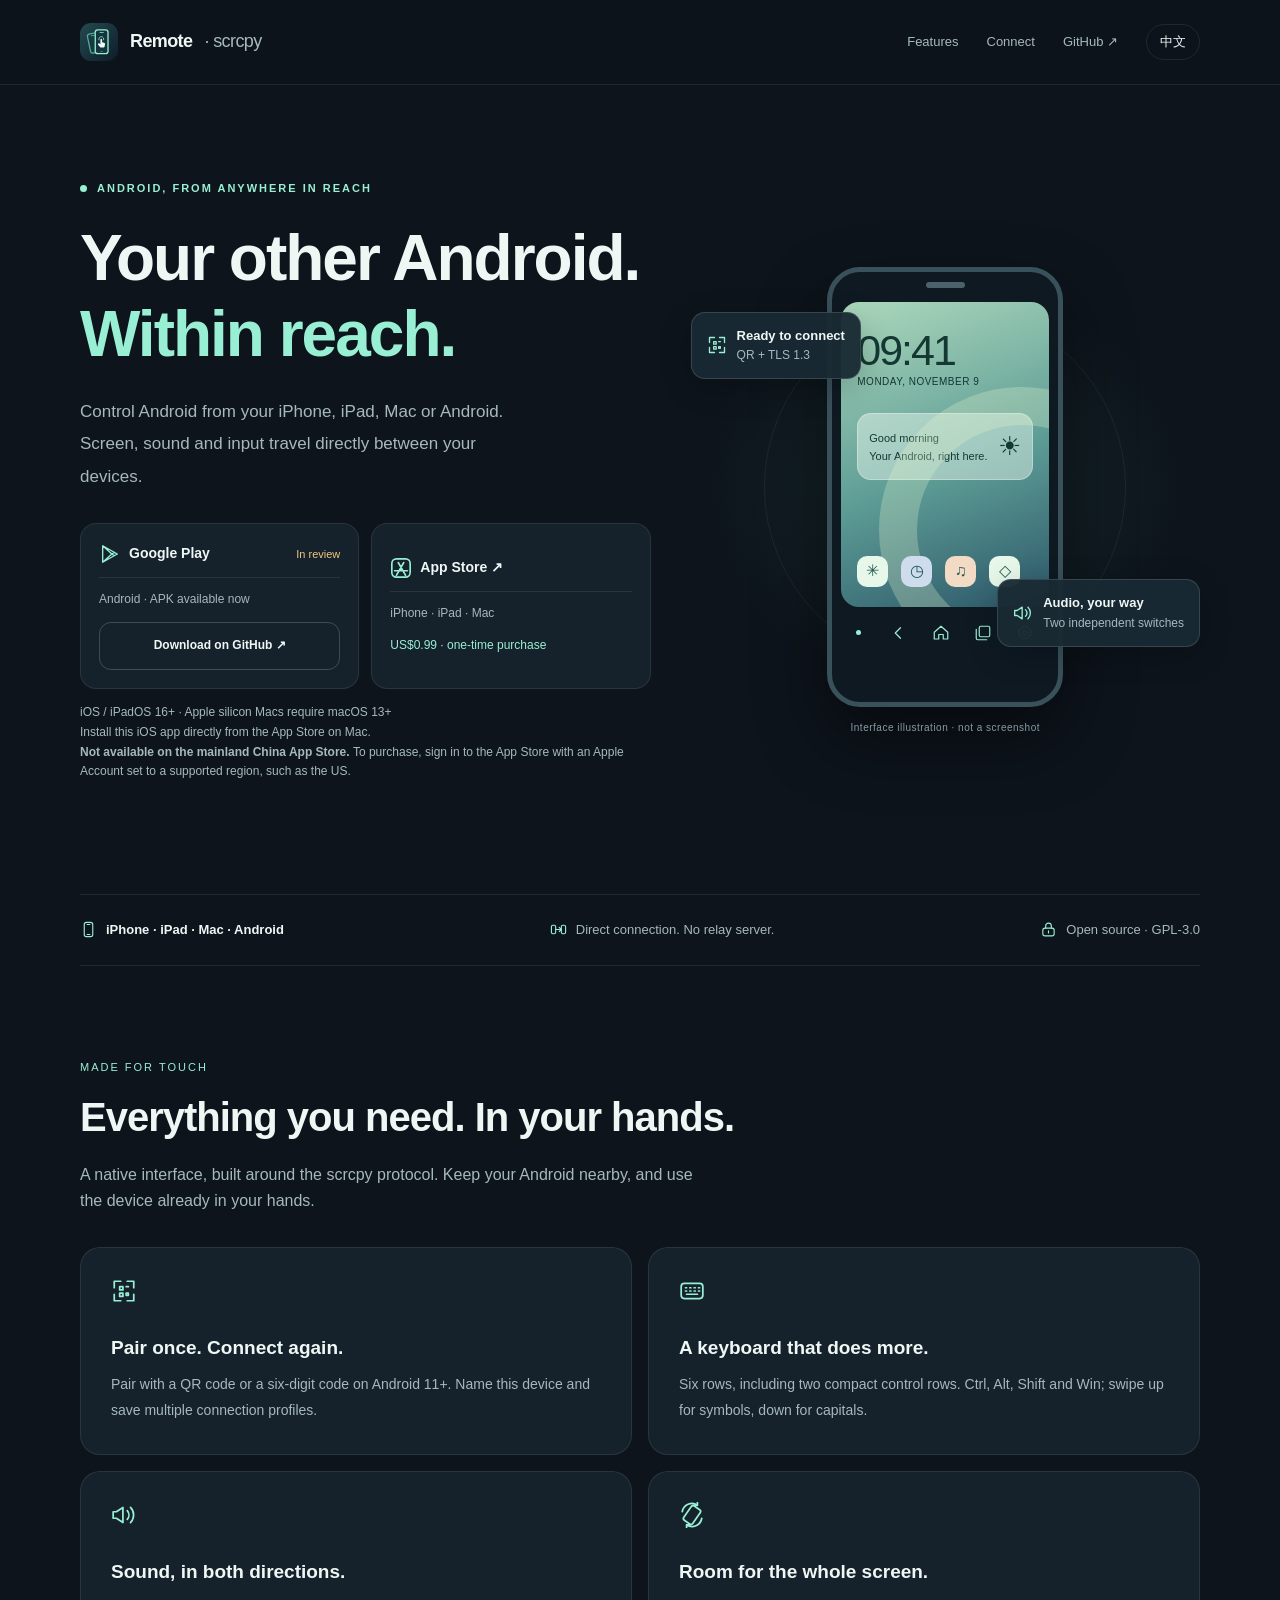
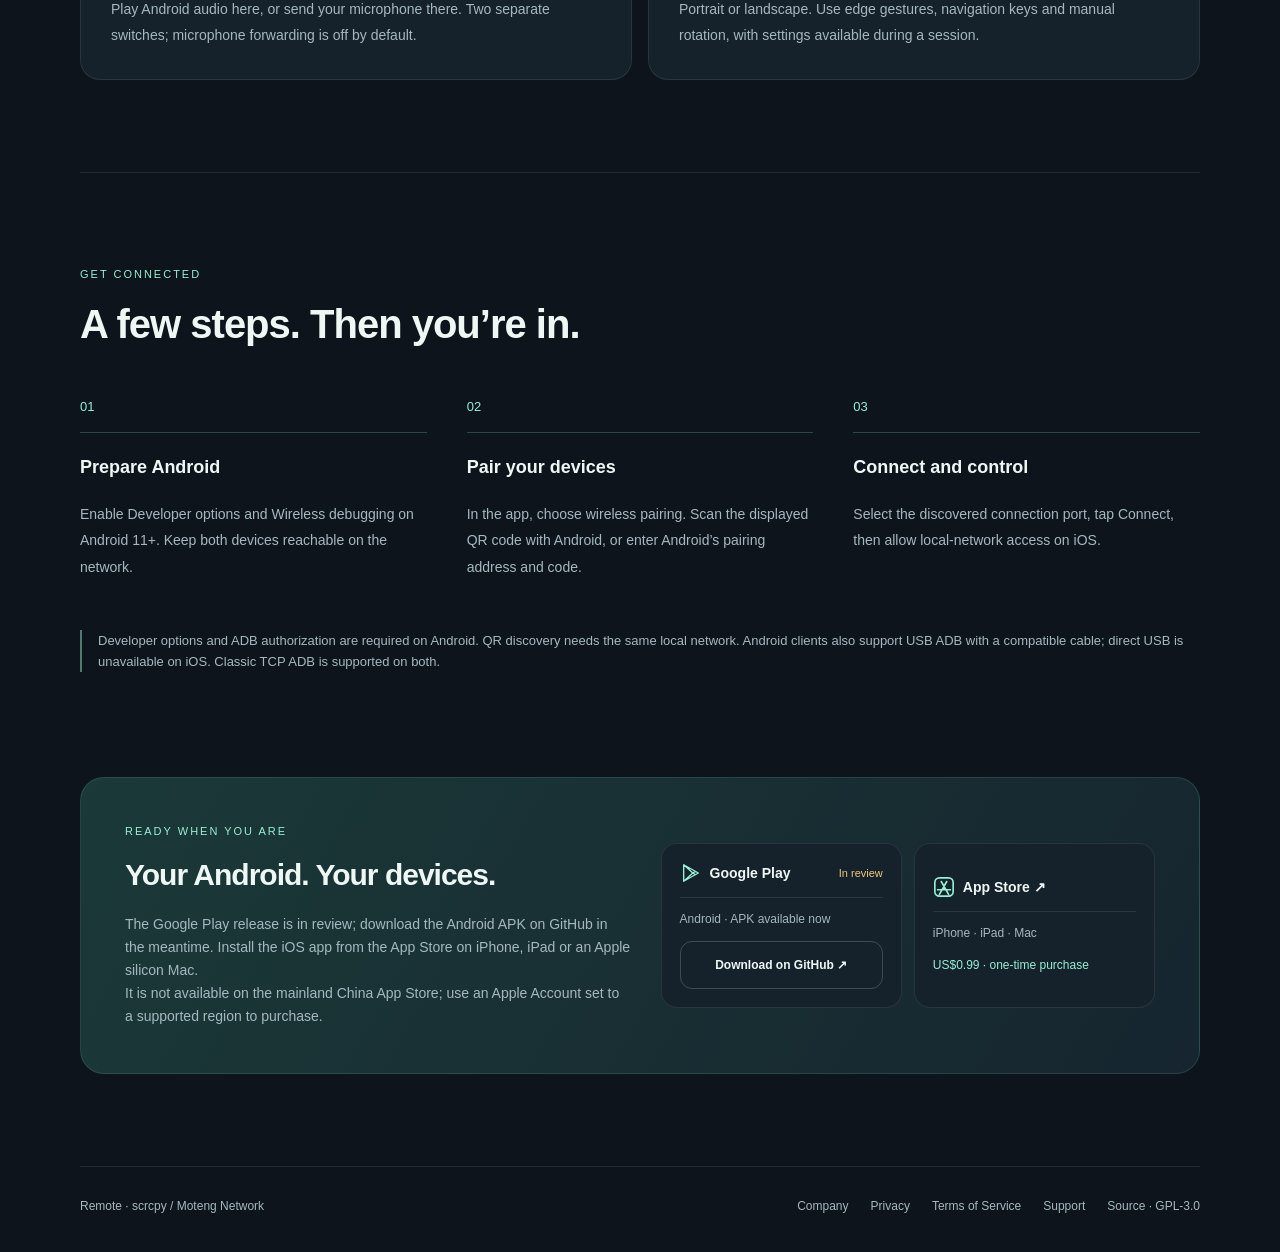
<file: site/index.html>
<!DOCTYPE html>
<html lang="en">
 <head>
  <meta charset="utf-8"/>
  <meta content="width=device-width, initial-scale=1" name="viewport"/>
  <meta content="#0d141b" name="theme-color"/>
  <title data-text-en="Remote · scrcpy — Control Android from your phone, tablet or Mac" data-text-zh="远控 · scrcpy — 用手机、平板或 Mac 控制 Android">
   Remote · scrcpy — Control Android from your phone, tablet or Mac
  </title>
  <meta content="Control Android from iPhone, iPad, Apple silicon Mac or Android. Available on the App Store; Google Play is in review, with Android APK downloads on GitHub." data-content-en="Control Android from iPhone, iPad, Apple silicon Mac or Android. Available on the App Store; Google Play is in review, with Android APK downloads on GitHub." data-content-zh="用 iPhone、iPad、Apple 芯片 Mac 或 Android 控制 Android。App Store 已上架，Google Play 审核中，Android APK 可从 GitHub 下载。" name="description"/>
  <meta content="Remote · scrcpy — Control Android from your phone, tablet or Mac" data-content-en="Remote · scrcpy — Control Android from your phone, tablet or Mac" data-content-zh="远控 · scrcpy — 用手机、平板或 Mac 控制 Android" property="og:title"/>
  <meta content="Control Android from iPhone, iPad, Apple silicon Mac or Android. Available on the App Store; Google Play is in review, with Android APK downloads on GitHub." data-content-en="Control Android from iPhone, iPad, Apple silicon Mac or Android. Available on the App Store; Google Play is in review, with Android APK downloads on GitHub." data-content-zh="用 iPhone、iPad、Apple 芯片 Mac 或 Android 控制 Android。App Store 已上架，Google Play 审核中，Android APK 可从 GitHub 下载。" property="og:description"/>
  <meta content="website" property="og:type"/>
  <link href="assets/logo.svg" rel="icon" type="image/svg+xml"/>
  <script src="assets/language.js">
  </script>
  <link href="assets/style.css" rel="stylesheet"/>
  <link href="https://scrcpy.oh-my-term.cn/" rel="canonical"/>
 </head>
 <body>
  <a class="skip" href="#main">
   <span data-language="zh-CN" lang="zh-CN">
    跳到正文
   </span>
   <span data-language="en" lang="en">
    Skip to content
   </span>
  </a>
  <header class="header">
   <nav aria-label="Main navigation" class="wrap nav" data-label-en="Main navigation" data-label-zh="主导航">
    <a class="brand" href="./">
     <img alt="" height="38" src="assets/logo.svg" width="38"/>
     Remote
     <span style="color: var(--muted); font-weight: 400">
      · scrcpy
     </span>
    </a>
    <div class="navlinks">
     <a class="desktop" href="#features">
      <span data-language="zh-CN" lang="zh-CN">
       功能
      </span>
      <span data-language="en" lang="en">
       Features
      </span>
     </a>
     <a class="desktop" href="#connect">
      <span data-language="zh-CN" lang="zh-CN">
       如何连接
      </span>
      <span data-language="en" lang="en">
       Connect
      </span>
     </a>
     <a class="desktop" href="https://github.com/moteng-network/scrcpy-ios">
      GitHub ↗
     </a>
     <button aria-label="Switch to Chinese" class="language language-toggle" data-label-en="Switch to Chinese" data-label-zh="切换为英文" data-toggle-language="" type="button">
      <span data-language="zh-CN" lang="zh-CN">
       EN
      </span>
      <span data-language="en" lang="en">
       中文
      </span>
     </button>
    </div>
   </nav>
  </header>
  <main class="wrap" id="main">
   <div class="hero">
    <div>
     <div class="eyebrow">
      Android, from anywhere in reach
     </div>
     <h1>
      <span data-language="zh-CN" lang="zh-CN">
       把另一部 Android，
       <br/>
       <em>
        握在手里。
       </em>
      </span>
      <span data-language="en" lang="en">
       Your other Android.
       <br/>
       <em>
        Within reach.
       </em>
      </span>
     </h1>
     <p class="lead">
      <span data-language="zh-CN" lang="zh-CN">
       用 iPhone、iPad、Mac 或 Android 控制 Android。
       <br/>
       画面、声音和输入，直接在设备之间传输。
      </span>
      <span data-language="en" lang="en">
       Control Android from your iPhone, iPad, Mac or Android.
       <br/>
       Screen, sound and input travel directly between your devices.
      </span>
     </p>
     <div class="downloads">
      <div class="download-card android-download">
       <div class="store-row">
        <svg aria-hidden="true" fill="none" stroke="currentColor" stroke-linejoin="round" stroke-width="1.5" viewBox="0 0 24 24">
         <path d="M4 3v18l16-9L4 3Zm0 0 10 9L4 21m10-9 3-2m-3 2 3 2">
         </path>
        </svg>
        <strong>
         Google Play
        </strong>
        <span class="store-status">
         <span data-language="zh-CN" lang="zh-CN">
          审核中
         </span>
         <span data-language="en" lang="en">
          In review
         </span>
        </span>
       </div>
       <p class="download-detail">
        <span data-language="zh-CN" lang="zh-CN">
         Android 版 · 可先下载 APK
        </span>
        <span data-language="en" lang="en">
         Android · APK available now
        </span>
       </p>
       <a class="button secondary" href="https://github.com/moteng-network/scrcpy-apk/releases/latest">
        <span data-language="zh-CN" lang="zh-CN">
         到 GitHub 下载 ↗
        </span>
        <span data-language="en" lang="en">
         Download on GitHub ↗
        </span>
       </a>
      </div>
      <a class="download-card app-store-download" href="https://apps.apple.com/app/id6832577723">
       <div class="store-row">
        <svg aria-hidden="true" fill="none" stroke="currentColor" stroke-linecap="round" stroke-width="1.8" viewBox="0 0 24 24">
         <rect height="20" rx="5" width="20" x="2" y="2">
         </rect>
         <path d="m9 6 8 14M15 6 7 20M5 15h14">
         </path>
        </svg>
        <strong>
         App Store ↗
        </strong>
       </div>
       <span class="download-detail">
        iPhone · iPad · Mac
       </span>
       <span class="store-price">
        <span data-language="zh-CN" lang="zh-CN">
         US$0.99 · 一次购买
        </span>
        <span data-language="en" lang="en">
         US$0.99 · one-time purchase
        </span>
       </span>
      </a>
     </div>
     <p class="note">
      <span data-language="zh-CN" lang="zh-CN">
       iOS / iPadOS 16+ · Apple 芯片 Mac 需 macOS 13+
       <br/>
       Mac 可从 App Store 直接安装此 iOS 版。
       <br/>
       <strong>
        中国大陆区 App Store 未上架。
       </strong>
       请使用其他已上架地区（如美国）的 Apple 账号登录 App Store 购买。
      </span>
      <span data-language="en" lang="en">
       iOS / iPadOS 16+ · Apple silicon Macs require macOS 13+
       <br/>
       Install this iOS app directly from the App Store on Mac.
       <br/>
       <strong>
        Not available on the mainland China App Store.
       </strong>
       To purchase, sign in to the App Store with an Apple Account set to a supported region, such as the US.
      </span>
     </p>
    </div>
    <div aria-label="Illustration of an Android screen with remote navigation keys" class="art" data-label-en="Illustration of an Android screen with remote navigation keys" data-label-zh="Android 远控屏幕和导航键示意" role="img">
     <div class="badge pair">
      <svg aria-hidden="true" fill="none" stroke="currentColor" stroke-linecap="round" stroke-linejoin="round" stroke-width="1.6" viewBox="0 0 24 24">
       <path d="M9 3H3v6m12-6h6v6M3 15v6h6m12-6v6h-6M8 8h3v3H8zm6 0h2m-2 6h2v2h-2zm-6 0h3v3H8z">
       </path>
      </svg>
      <div>
       <span data-language="zh-CN" lang="zh-CN">
        <b>
         配对完成，随时连接
        </b>
        QR + TLS 1.3
       </span>
       <span data-language="en" lang="en">
        <b>
         Ready to connect
        </b>
        QR + TLS 1.3
       </span>
      </div>
     </div>
     <div class="phone">
      <div class="camera">
      </div>
      <div class="screen">
       <div class="clock">
        09:41
       </div>
       <div class="day">
        <span data-language="zh-CN" lang="zh-CN">
         11 月 9 日 · 星期一
        </span>
        <span data-language="en" lang="en">
         MONDAY, NOVEMBER 9
        </span>
       </div>
       <div class="weather">
        <div>
         <span data-language="zh-CN" lang="zh-CN">
          早上好
          <br/>
          另一部手机，就在手边。
         </span>
         <span data-language="en" lang="en">
          Good morning
          <br/>
          Your Android, right here.
         </span>
        </div>
        <b>
         ☀
        </b>
       </div>
       <div class="apps">
        <span class="app-dot">
         ✳
        </span>
        <span class="app-dot">
         ◷
        </span>
        <span class="app-dot">
         ♫
        </span>
        <span class="app-dot">
         ◇
        </span>
       </div>
      </div>
      <div class="remote-controls">
       <span class="connected">
       </span>
       <svg aria-hidden="true" fill="none" stroke="currentColor" stroke-linecap="round" stroke-linejoin="round" stroke-width="1.6" viewBox="0 0 24 24">
        <path d="m14 5-7 7 7 7">
        </path>
       </svg>
       <svg aria-hidden="true" fill="none" stroke="currentColor" stroke-linecap="round" stroke-linejoin="round" stroke-width="1.6" viewBox="0 0 24 24">
        <path d="m3 11 9-8 9 8v9h-6v-6H9v6H3z">
        </path>
       </svg>
       <svg aria-hidden="true" fill="none" stroke="currentColor" stroke-linecap="round" stroke-linejoin="round" stroke-width="1.6" viewBox="0 0 24 24">
        <rect height="14" rx="2" width="14" x="7" y="3">
        </rect>
        <path d="M3 7v12a2 2 0 0 0 2 2h12">
        </path>
       </svg>
       <svg aria-hidden="true" fill="none" stroke="currentColor" stroke-linecap="round" stroke-linejoin="round" stroke-width="1.6" viewBox="0 0 24 24">
        <circle cx="12" cy="12" r="3">
        </circle>
        <path d="m9 3-1 3-3 1-2 3 2 2-1 3 3 2 2 3 3-1 3 1 2-3 3-2-1-3 2-2-2-3-3-1-1-3z">
        </path>
       </svg>
      </div>
     </div>
     <div class="badge audio">
      <svg aria-hidden="true" fill="none" stroke="currentColor" stroke-linecap="round" stroke-linejoin="round" stroke-width="1.6" viewBox="0 0 24 24">
       <path d="m11 5-6 4H2v6h3l6 4zM15 8a6 6 0 0 1 0 8m3-11a10 10 0 0 1 0 14">
       </path>
      </svg>
      <div>
       <span data-language="zh-CN" lang="zh-CN">
        <b>
         画面之外，声音也在
        </b>
        播放与麦克风，独立开关
       </span>
       <span data-language="en" lang="en">
        <b>
         Audio, your way
        </b>
        Two independent switches
       </span>
      </div>
     </div>
     <span class="art-caption">
      <span data-language="zh-CN" lang="zh-CN">
       远控界面示意，非实际截图
      </span>
      <span data-language="en" lang="en">
       Interface illustration · not a screenshot
      </span>
     </span>
    </div>
   </div>
   <div class="platforms">
    <span>
     <span data-language="zh-CN" lang="zh-CN">
      <svg aria-hidden="true" fill="none" stroke="currentColor" stroke-linecap="round" stroke-linejoin="round" stroke-width="1.6" viewBox="0 0 24 24">
       <rect height="20" rx="3" width="12" x="6" y="2">
       </rect>
       <path d="M10 5h4M10 19h4">
       </path>
      </svg>
      <strong>
       iPhone · iPad · Mac · Android
      </strong>
     </span>
     <span data-language="en" lang="en">
      <svg aria-hidden="true" fill="none" stroke="currentColor" stroke-linecap="round" stroke-linejoin="round" stroke-width="1.6" viewBox="0 0 24 24">
       <rect height="20" rx="3" width="12" x="6" y="2">
       </rect>
       <path d="M10 5h4M10 19h4">
       </path>
      </svg>
      <strong>
       iPhone · iPad · Mac · Android
      </strong>
     </span>
    </span>
    <span>
     <span data-language="zh-CN" lang="zh-CN">
      <svg aria-hidden="true" fill="none" stroke="currentColor" stroke-linecap="round" stroke-linejoin="round" stroke-width="1.6" viewBox="0 0 24 24">
       <rect height="12" rx="2" width="6" x="2" y="6">
       </rect>
       <rect height="12" rx="2" width="6" x="16" y="6">
       </rect>
       <path d="M8 12h8m-3-3 3 3-3 3">
       </path>
      </svg>
      设备直接连接，无需中转服务器
     </span>
     <span data-language="en" lang="en">
      <svg aria-hidden="true" fill="none" stroke="currentColor" stroke-linecap="round" stroke-linejoin="round" stroke-width="1.6" viewBox="0 0 24 24">
       <rect height="12" rx="2" width="6" x="2" y="6">
       </rect>
       <rect height="12" rx="2" width="6" x="16" y="6">
       </rect>
       <path d="M8 12h8m-3-3 3 3-3 3">
       </path>
      </svg>
      Direct connection. No relay server.
     </span>
    </span>
    <span>
     <span data-language="zh-CN" lang="zh-CN">
      <svg aria-hidden="true" fill="none" stroke="currentColor" stroke-linecap="round" stroke-linejoin="round" stroke-width="1.6" viewBox="0 0 24 24">
       <rect height="11" rx="3" width="16" x="4" y="10">
       </rect>
       <path d="M8 10V7a4 4 0 0 1 8 0v3m-4 4v3">
       </path>
      </svg>
      代码开源 · GPL-3.0
     </span>
     <span data-language="en" lang="en">
      <svg aria-hidden="true" fill="none" stroke="currentColor" stroke-linecap="round" stroke-linejoin="round" stroke-width="1.6" viewBox="0 0 24 24">
       <rect height="11" rx="3" width="16" x="4" y="10">
       </rect>
       <path d="M8 10V7a4 4 0 0 1 8 0v3m-4 4v3">
       </path>
      </svg>
      Open source · GPL-3.0
     </span>
    </span>
   </div>
   <section id="features">
    <div class="section-label">
     <span data-language="zh-CN" lang="zh-CN">
      为手机和平板而做
     </span>
     <span data-language="en" lang="en">
      Made for touch
     </span>
    </div>
    <h2>
     <span data-language="zh-CN" lang="zh-CN">
      看得清，也操控得顺手。
     </span>
     <span data-language="en" lang="en">
      Everything you need. In your hands.
     </span>
    </h2>
    <p class="section-lead">
     <span data-language="zh-CN" lang="zh-CN">
      基于 scrcpy 协议的原生客户端。无需电脑，直接用手里的设备操作另一部
          Android。
     </span>
     <span data-language="en" lang="en">
      A native interface, built around the scrcpy protocol. Keep your
          Android nearby, and use the device already in your hands.
     </span>
    </p>
    <div class="grid">
     <article class="card">
      <svg aria-hidden="true" fill="none" stroke="currentColor" stroke-linecap="round" stroke-linejoin="round" stroke-width="1.6" viewBox="0 0 24 24">
       <path d="M9 3H3v6m12-6h6v6M3 15v6h6m12-6v6h-6M8 8h3v3H8zm6 0h2m-2 6h2v2h-2zm-6 0h3v3H8z">
       </path>
      </svg>
      <h3>
       <span data-language="zh-CN" lang="zh-CN">
        配对一次，下次直接连接。
       </span>
       <span data-language="en" lang="en">
        Pair once. Connect again.
       </span>
      </h3>
      <p>
       <span data-language="zh-CN" lang="zh-CN">
        Android 11+
              支持二维码和六位配对码。自定义本机名称，保存多组主机配置，切换设备更方便。
       </span>
       <span data-language="en" lang="en">
        Pair with a QR code or a six-digit code on Android 11+. Name this
              device and save multiple connection profiles.
       </span>
      </p>
     </article>
     <article class="card">
      <svg aria-hidden="true" fill="none" stroke="currentColor" stroke-linecap="round" stroke-linejoin="round" stroke-width="1.6" viewBox="0 0 24 24">
       <rect height="14" rx="3" width="20" x="2" y="5">
       </rect>
       <path d="M6 9h1m3 0h1m3 0h1m3 0h1M6 12h1m3 0h1m3 0h1m3 0h1M7 15h10">
       </path>
      </svg>
      <h3>
       <span data-language="zh-CN" lang="zh-CN">
        完整键盘，小屏也能顺手用。
       </span>
       <span data-language="en" lang="en">
        A keyboard that does more.
       </span>
      </h3>
      <p>
       <span data-language="zh-CN" lang="zh-CN">
        六行 QWERTY 键盘，含两行紧凑控制键。Ctrl、Alt、Shift、Win
              一应俱全，上滑输入符号，下滑输入大写。
       </span>
       <span data-language="en" lang="en">
        Six rows, including two compact control rows. Ctrl, Alt, Shift and
              Win; swipe up for symbols, down for capitals.
       </span>
      </p>
     </article>
     <article class="card">
      <svg aria-hidden="true" fill="none" stroke="currentColor" stroke-linecap="round" stroke-linejoin="round" stroke-width="1.6" viewBox="0 0 24 24">
       <path d="m11 5-6 4H2v6h3l6 4zM15 8a6 6 0 0 1 0 8m3-11a10 10 0 0 1 0 14">
       </path>
      </svg>
      <h3>
       <span data-language="zh-CN" lang="zh-CN">
        声音往返，分别掌控。
       </span>
       <span data-language="en" lang="en">
        Sound, in both directions.
       </span>
      </h3>
      <p>
       <span data-language="zh-CN" lang="zh-CN">
        播放远端系统声音，也可以把本机麦克风传到远端。两个独立开关，麦克风转发默认关闭。
       </span>
       <span data-language="en" lang="en">
        Play Android audio here, or send your microphone there. Two
              separate switches; microphone forwarding is off by default.
       </span>
      </p>
     </article>
     <article class="card">
      <svg aria-hidden="true" fill="none" stroke="currentColor" stroke-linecap="round" stroke-linejoin="round" stroke-width="1.6" viewBox="0 0 24 24">
       <rect height="16" rx="2" transform="rotate(35 12 12)" width="10" x="7" y="4">
       </rect>
       <path d="M3 9a9 9 0 0 1 14-6m0-3v3h-3M21 15a9 9 0 0 1-14 6m0 3v-3h3">
       </path>
      </svg>
      <h3>
       <span data-language="zh-CN" lang="zh-CN">
        横过来，空间就打开了。
       </span>
       <span data-language="en" lang="en">
        Room for the whole screen.
       </span>
      </h3>
      <p>
       <span data-language="zh-CN" lang="zh-CN">
        支持横竖屏、边缘手势、虚拟导航键和手动旋转。连接中随时调整设置，让画面占据更多空间。
       </span>
       <span data-language="en" lang="en">
        Portrait or landscape. Use edge gestures, navigation keys and
              manual rotation, with settings available during a session.
       </span>
      </p>
     </article>
    </div>
   </section>
   <section class="steps-section" id="connect">
    <div class="section-label">
     GET CONNECTED
    </div>
    <h2>
     <span data-language="zh-CN" lang="zh-CN">
      准备好，就连起来。
     </span>
     <span data-language="en" lang="en">
      A few steps. Then you’re in.
     </span>
    </h2>
    <div class="steps">
     <article class="step">
      <div class="step-number">
       01
      </div>
      <h3>
       <span data-language="zh-CN" lang="zh-CN">
        准备 Android
       </span>
       <span data-language="en" lang="en">
        Prepare Android
       </span>
      </h3>
      <p>
       <span data-language="zh-CN" lang="zh-CN">
        在 Android 11+
              的开发者选项里开启「无线调试」，确保两台设备网络互通。
       </span>
       <span data-language="en" lang="en">
        Enable Developer options and Wireless debugging on Android 11+.
              Keep both devices reachable on the network.
       </span>
      </p>
     </article>
     <article class="step">
      <div class="step-number">
       02
      </div>
      <h3>
       <span data-language="zh-CN" lang="zh-CN">
        完成配对
       </span>
       <span data-language="en" lang="en">
        Pair your devices
       </span>
      </h3>
      <p>
       <span data-language="zh-CN" lang="zh-CN">
        在 App 选择无线调试配对。用 Android 扫描 App 显示的二维码，或填写
              Android 的配对地址与配对码。
       </span>
       <span data-language="en" lang="en">
        In the app, choose wireless pairing. Scan the displayed QR code
              with Android, or enter Android’s pairing address and code.
       </span>
      </p>
     </article>
     <article class="step">
      <div class="step-number">
       03
      </div>
      <h3>
       <span data-language="zh-CN" lang="zh-CN">
        连接，开始控制
       </span>
       <span data-language="en" lang="en">
        Connect and control
       </span>
      </h3>
      <p>
       <span data-language="zh-CN" lang="zh-CN">
        选择自动发现的连接端口，点击「连接设备」。iOS
              首次使用时允许本地网络访问。
       </span>
       <span data-language="en" lang="en">
        Select the discovered connection port, tap Connect, then allow
              local-network access on iOS.
       </span>
      </p>
     </article>
    </div>
    <p class="aside-note">
     <span data-language="zh-CN" lang="zh-CN">
      被控 Android 需要开启开发者选项并授权
          ADB；二维码发现需在同一局域网。Android 客户端还支持兼容线材的 USB
          ADB；iOS 暂不支持 USB 直连。两端均支持经典 TCP ADB。
     </span>
     <span data-language="en" lang="en">
      Developer options and ADB authorization are required on Android. QR
          discovery needs the same local network. Android clients also support
          USB ADB with a compatible cable; direct USB is unavailable on iOS.
          Classic TCP ADB is supported on both.
     </span>
    </p>
   </section>
   <section style="padding-top: 0">
    <div class="get">
     <div>
      <div class="section-label">
       READY WHEN YOU ARE
      </div>
      <h2>
       <span data-language="zh-CN" lang="zh-CN">
        从手边，连接另一边。
       </span>
       <span data-language="en" lang="en">
        Your Android. Your devices.
       </span>
      </h2>
      <p>
       <span data-language="zh-CN" lang="zh-CN">
        Google Play 正式版审核中，可先从 GitHub 下载 Android 版。iPhone、iPad 和 Apple 芯片 Mac 可从 App Store 安装 iOS 版。
        <br/>
        中国大陆区 App Store 未上架，购买需使用其他已上架地区的 Apple 账号。
       </span>
       <span data-language="en" lang="en">
        The Google Play release is in review; download the Android APK on GitHub in the meantime. Install the iOS app from the App Store on iPhone, iPad or an Apple silicon Mac.
        <br/>
        It is not available on the mainland China App Store; use an Apple Account set to a supported region to purchase.
       </span>
      </p>
     </div>
     <div class="downloads">
      <div class="download-card android-download">
       <div class="store-row">
        <svg aria-hidden="true" fill="none" stroke="currentColor" stroke-linejoin="round" stroke-width="1.5" viewBox="0 0 24 24">
         <path d="M4 3v18l16-9L4 3Zm0 0 10 9L4 21m10-9 3-2m-3 2 3 2">
         </path>
        </svg>
        <strong>
         Google Play
        </strong>
        <span class="store-status">
         <span data-language="zh-CN" lang="zh-CN">
          审核中
         </span>
         <span data-language="en" lang="en">
          In review
         </span>
        </span>
       </div>
       <p class="download-detail">
        <span data-language="zh-CN" lang="zh-CN">
         Android 版 · 可先下载 APK
        </span>
        <span data-language="en" lang="en">
         Android · APK available now
        </span>
       </p>
       <a class="button secondary" href="https://github.com/moteng-network/scrcpy-apk/releases/latest">
        <span data-language="zh-CN" lang="zh-CN">
         到 GitHub 下载 ↗
        </span>
        <span data-language="en" lang="en">
         Download on GitHub ↗
        </span>
       </a>
      </div>
      <a class="download-card app-store-download" href="https://apps.apple.com/app/id6832577723">
       <div class="store-row">
        <svg aria-hidden="true" fill="none" stroke="currentColor" stroke-linecap="round" stroke-width="1.8" viewBox="0 0 24 24">
         <rect height="20" rx="5" width="20" x="2" y="2">
         </rect>
         <path d="m9 6 8 14M15 6 7 20M5 15h14">
         </path>
        </svg>
        <strong>
         App Store ↗
        </strong>
       </div>
       <span class="download-detail">
        iPhone · iPad · Mac
       </span>
       <span class="store-price">
        <span data-language="zh-CN" lang="zh-CN">
         US$0.99 · 一次购买
        </span>
        <span data-language="en" lang="en">
         US$0.99 · one-time purchase
        </span>
       </span>
      </a>
     </div>
    </div>
   </section>
  </main>
  <footer class="wrap footer">
   <span>
    Remote · scrcpy /
    <a href="https://github.com/moteng-network">
     Moteng Network
    </a>
   </span>
   <div class="footer-links">
    <a href="https://oh-my-term.cn/"><span data-language="zh-CN" lang="zh-CN">公司官网</span><span data-language="en" lang="en">Company</span></a>
    <a href="privacy.html">
     <span data-language="zh-CN" lang="zh-CN">
      隐私政策
     </span>
     <span data-language="en" lang="en">
      Privacy
     </span>
    </a>
    <a href="tos.html">
     <span data-language="zh-CN" lang="zh-CN">
      服务条款
     </span>
     <span data-language="en" lang="en">
      Terms of Service
     </span>
    </a>
    <a href="support.html">
     <span data-language="zh-CN" lang="zh-CN">
      使用与支持
     </span>
     <span data-language="en" lang="en">
      Support
     </span>
    </a>
    <a href="https://github.com/moteng-network/scrcpy-ios">
     <span data-language="zh-CN" lang="zh-CN">
      源码 · GPL-3.0
     </span>
     <span data-language="en" lang="en">
      Source · GPL-3.0
     </span>
    </a>
   </div>
  </footer>
 </body>
</html>
</file>
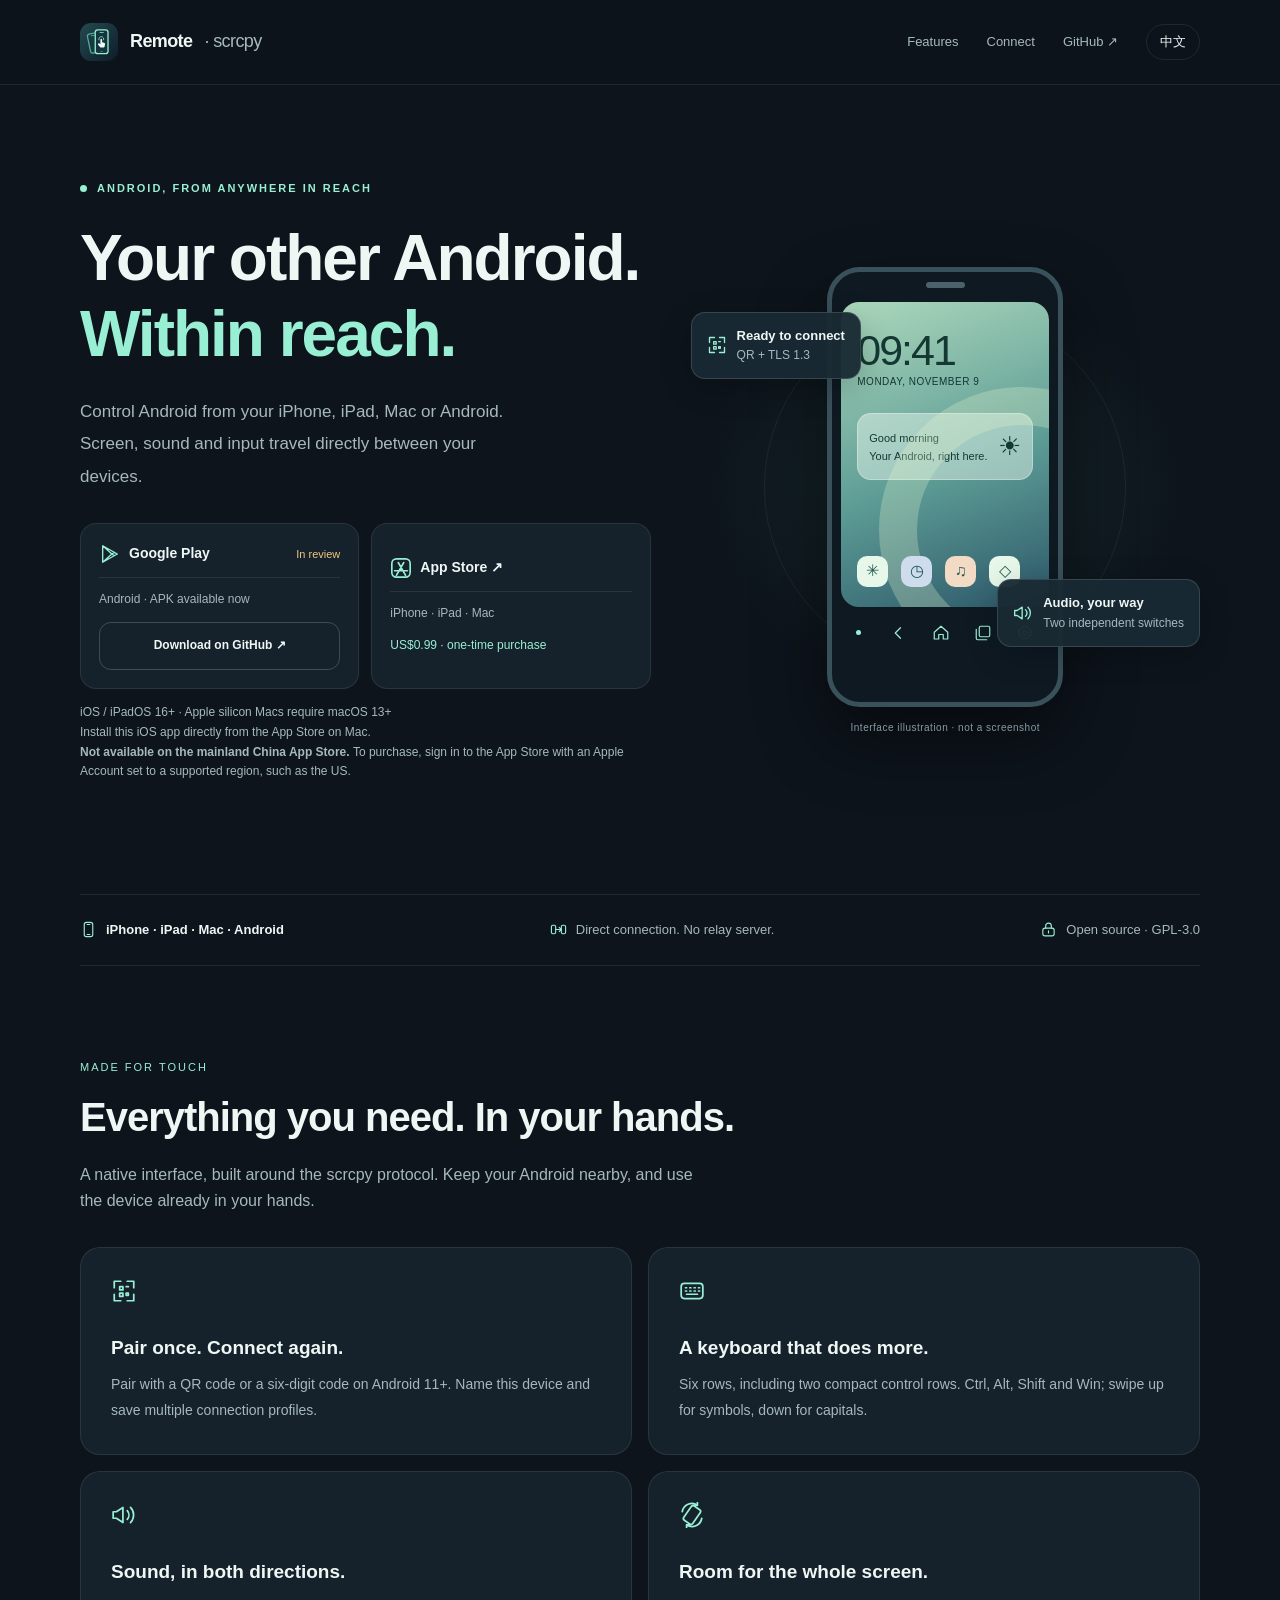
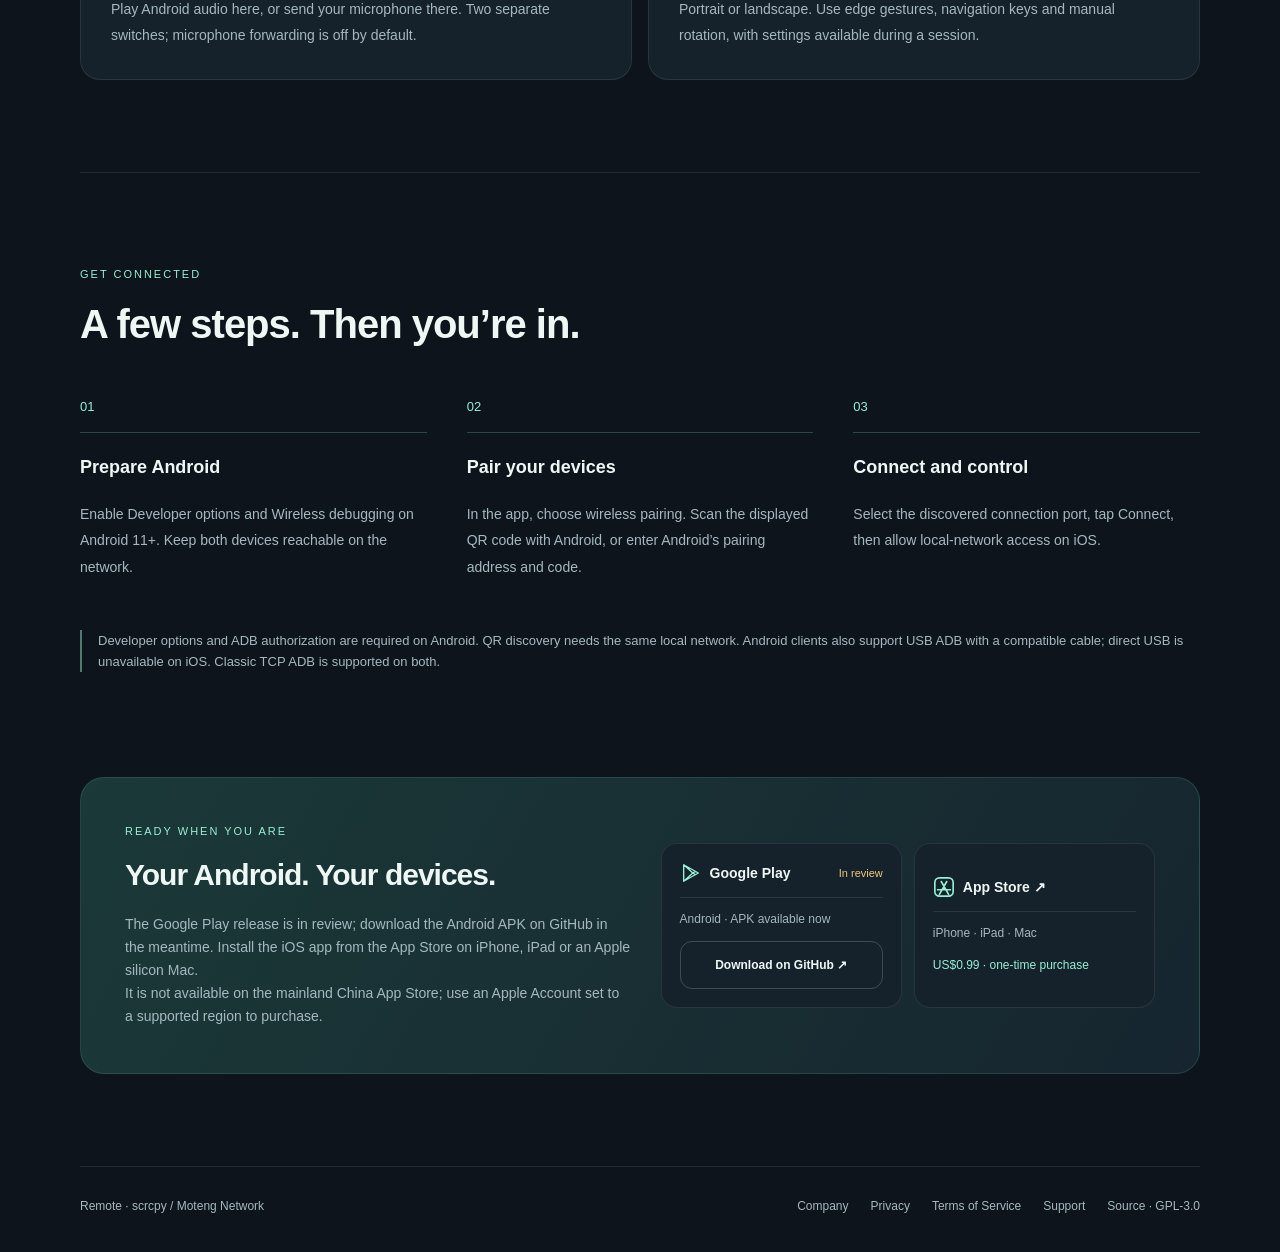
<file: site/en/index.html>
<!doctype html>
<html lang="en"><head><meta charset="utf-8" /><meta name="viewport" content="width=device-width, initial-scale=1" /><title>Remote · scrcpy</title><link rel="canonical" href="https://scrcpy.oh-my-term.cn/" /><script>location.replace("../" + location.search + location.hash);</script><noscript><meta http-equiv="refresh" content="0;url=../" /></noscript></head><body><p><a href="../">Remote · scrcpy — Continue to the homepage / 前往首页</a></p></body></html>
</file>
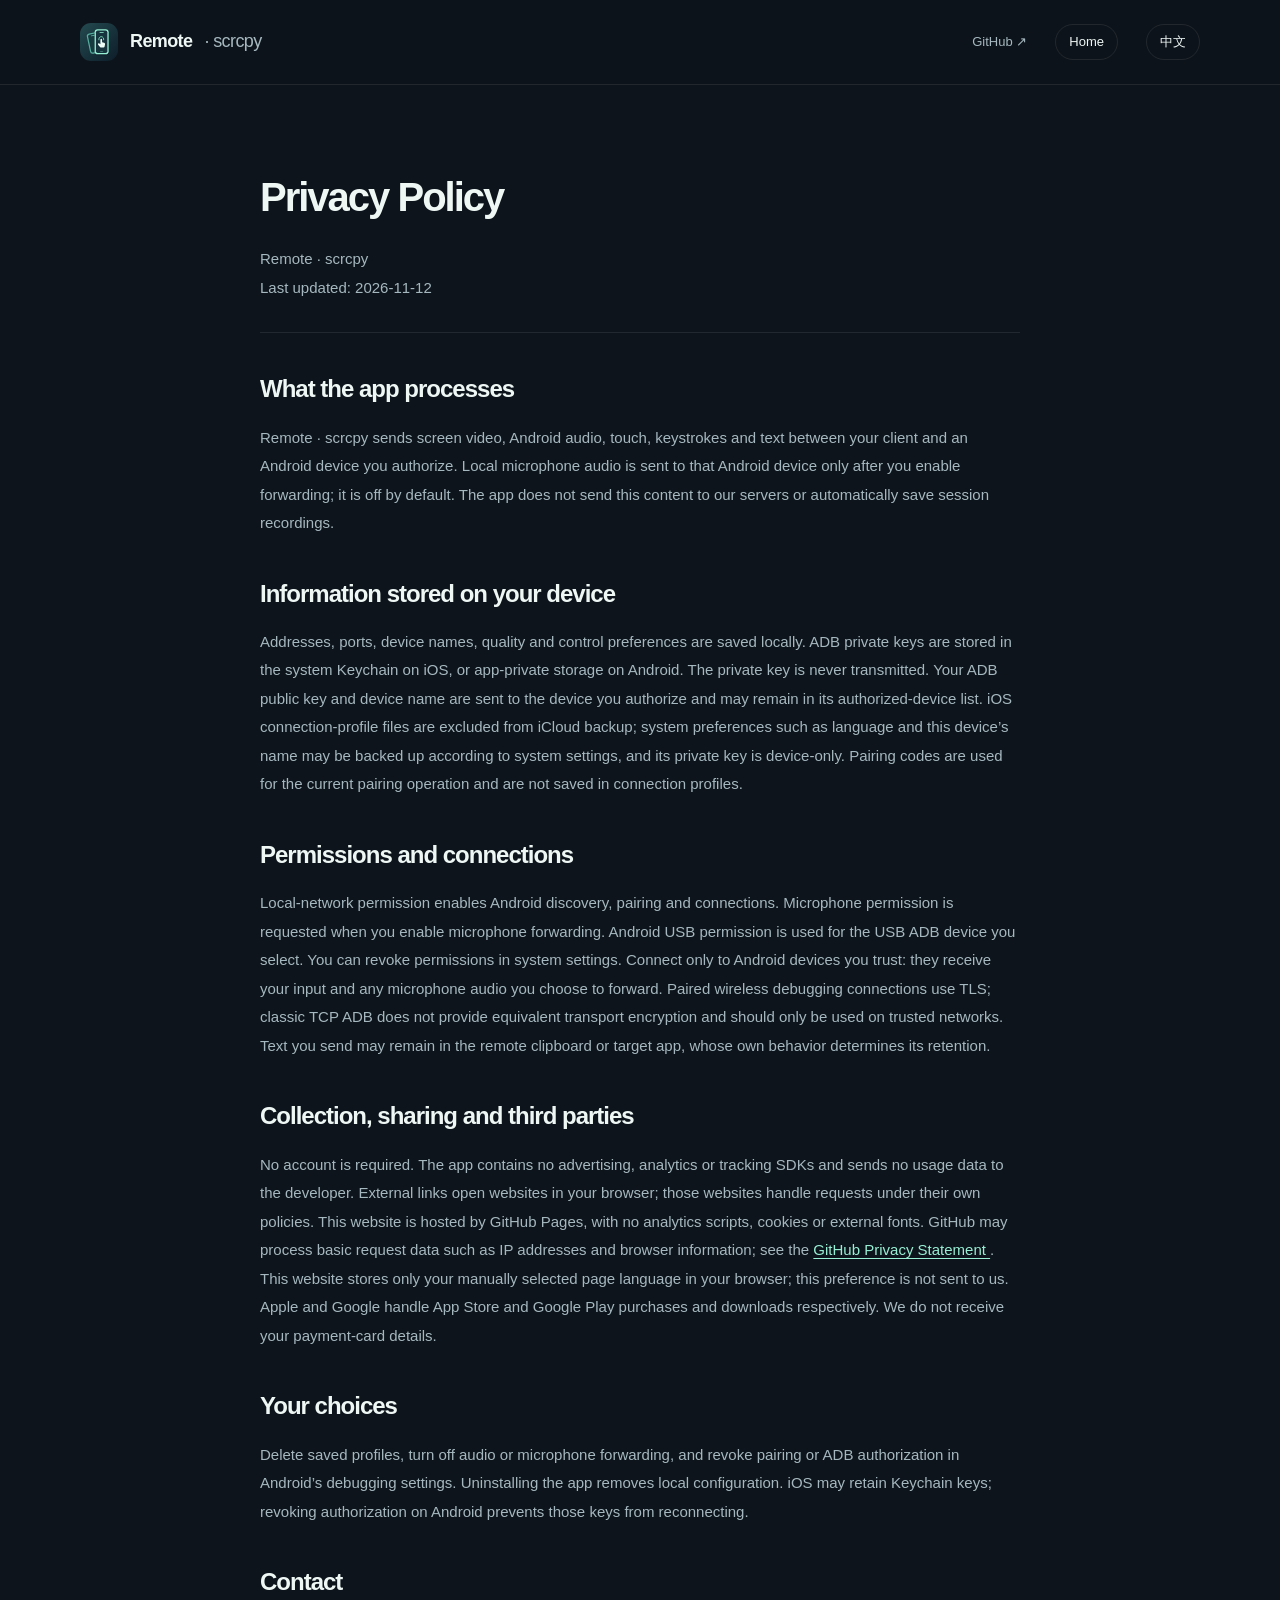
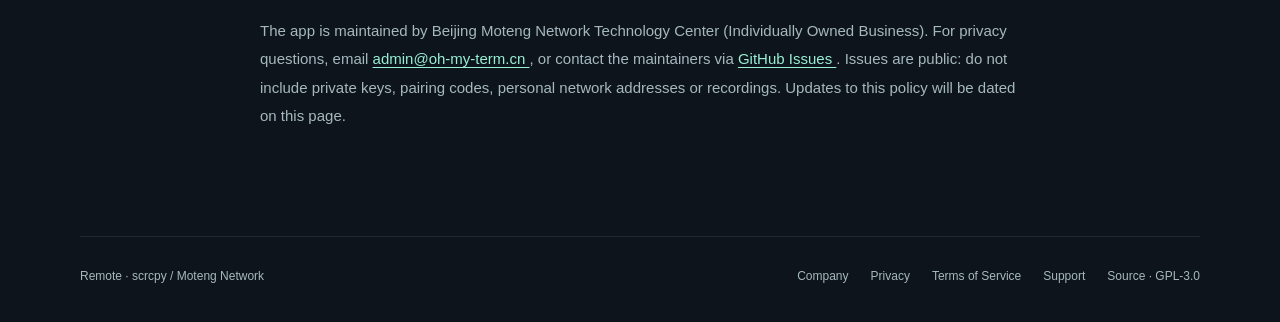
<file: site/privacy.html>
<!DOCTYPE html>
<html lang="en">
 <head>
  <meta charset="utf-8"/>
  <meta content="width=device-width, initial-scale=1" name="viewport"/>
  <meta content="#0d141b" name="theme-color"/>
  <title data-text-en="Privacy Policy — Remote · scrcpy" data-text-zh="隐私政策 — Remote · scrcpy">
   Privacy Policy — Remote · scrcpy
  </title>
  <meta content="Privacy policy for Remote · scrcpy" data-content-en="Privacy policy for Remote · scrcpy" data-content-zh="远控 · scrcpy 隐私政策" name="description"/>
  <meta content="Privacy Policy — Remote · scrcpy" data-content-en="Privacy Policy — Remote · scrcpy" data-content-zh="隐私政策 — Remote · scrcpy" property="og:title"/>
  <meta content="Privacy policy for Remote · scrcpy" data-content-en="Privacy policy for Remote · scrcpy" data-content-zh="远控 · scrcpy 隐私政策" property="og:description"/>
  <meta content="website" property="og:type"/>
  <link href="assets/logo.svg" rel="icon" type="image/svg+xml"/>
  <script src="assets/language.js">
  </script>
  <link href="assets/style.css" rel="stylesheet"/>
  <link href="https://scrcpy.oh-my-term.cn/privacy.html" rel="canonical"/>
 </head>
 <body>
  <a class="skip" href="#main">
   <span data-language="zh-CN">
    跳到正文
   </span>
   <span data-language="en">
    Skip to content
   </span>
  </a>
  <header class="header">
   <nav aria-label="Main navigation" class="wrap nav" data-label-en="Main navigation" data-label-zh="主导航">
    <a class="brand" href="./">
     <img alt="" height="38" src="assets/logo.svg" width="38"/>
     Remote
     <span style="color: var(--muted); font-weight: 400">
      · scrcpy
     </span>
    </a>
    <div class="navlinks">
     <a class="desktop" href="https://github.com/moteng-network/scrcpy-ios">
      GitHub ↗
     </a>
     <a class="language" href="./" id="home-link">
      <span data-language="zh-CN">
       首页
      </span>
      <span data-language="en">
       Home
      </span>
     </a>
     <button aria-label="Switch to Chinese" class="language language-toggle" data-label-en="Switch to Chinese" data-label-zh="切换为英文" data-toggle-language="" type="button">
      <span data-language="zh-CN" lang="zh-CN">
       EN
      </span>
      <span data-language="en" lang="en">
       中文
      </span>
     </button>
    </div>
   </nav>
  </header>
  <main class="wrap legal" id="main">
   <article data-language="zh-CN" lang="zh-CN">
    <h1>
     隐私政策
    </h1>
    <p class="language-note">
     Remote · scrcpy（远控 · scrcpy）
     <br/>
     更新日期：2026-11-12
    </p>
    <h2>
     我们处理什么信息
    </h2>
    <p>
     App 在你的客户端与授权的 Android
        设备之间传输屏幕画面、远端系统声音、触摸、按键和你发送的文字。你主动开启麦克风转发后，本机录音才会发送到当前连接的
        Android；默认关闭。App
        不会将这些内容发送到我们的服务器，也不会自动保存会话录音或录像。
    </p>
    <h2>
     保存在设备上的信息
    </h2>
    <p>
     连接地址、端口、主机名称、画质与控制选项保存在 App 的本地配置中；ADB
        私钥保存在系统
        Keychain（iOS）或应用私有存储（Android），不会发送给远端或上传到我们的服务器。ADB 公钥和本机名称用于远端授权，会发送给你连接的设备，并可能保留在它的授权设备列表中。iOS 的连接配置文件不参与 iCloud
        备份；语言、本机名称等系统偏好可能按系统设置备份。ADB
        私钥仅限本机使用。配对码仅用于当次配对，不作为连接配置保存。
    </p>
    <h2>
     权限与设备连接
    </h2>
    <p>
     本地网络权限用于发现、配对和连接
        Android；麦克风权限仅在你开启麦克风转发时请求；Android 的 USB
        授权仅用于你选择的 USB ADB
        设备。你可以在系统设置中撤销权限。连接到你不信任的 Android
        之前，请先确认其身份；它会收到你主动输入的内容和开启转发后的录音。无线调试配对后的连接使用 TLS；传统 TCP ADB 不提供同等的传输加密，应仅用于可信网络。你发送的文字可能保留在远端剪贴板或目标 App 中，保存方式取决于该 App。
    </p>
    <h2>
     收集、共享与第三方服务
    </h2>
    <p>
     App 不要求注册账号，不包含广告、统计分析或跟踪
        SDK，也不向开发者回传使用数据。打开 App
        内的网站或代码仓库链接时，系统浏览器会连接相应网站，由该网站按自己的隐私政策处理访问数据。本项目网站托管于
        GitHub Pages，不使用分析脚本、Cookie 或外部字体；GitHub
        作为托管服务可能处理访问 IP、浏览器信息等基础请求数据，详见
     <a href="https://docs.github.com/en/site-policy/privacy-policies/github-general-privacy-statement">
      GitHub 隐私声明
     </a>
     。网站仅在浏览器本地保存你手动选择的页面语言，不会向我们发送此偏好。App Store 和 Google Play 的购买与下载分别由 Apple 和 Google 提供，我们不会获得你的付款卡信息。
    </p>
    <h2>
     你的选择
    </h2>
    <p>
     你可以删除保存的连接配置、关闭声音或麦克风转发，并在 Android
        的无线调试设置中撤销配对或 ADB 授权。卸载 App 会移除其本地配置；iOS
        Keychain 中的配对密钥可能由系统保留，撤销 Android
        上的授权可阻止其再次连接。
    </p>
    <h2>
     联系我们
    </h2>
    <p>
     本应用由北京陌腾网络科技中心（个体工商户）维护。隐私问题可邮件联系
     <a href="mailto:admin@oh-my-term.cn">
      admin@oh-my-term.cn
     </a>
     ，也可通过
     <a href="https://github.com/moteng-network/scrcpy-ios/issues">
      GitHub Issues
     </a>
     联系项目维护者。Issue
        是公开的，请不要附带私钥、配对码、个人网络地址或录音内容。政策更新会在本页注明日期。
    </p>
   </article>
   <article data-language="en" lang="en">
    <h1>
     Privacy Policy
    </h1>
    <p class="language-note">
     Remote · scrcpy
     <br/>
     Last updated: 2026-11-12
    </p>
    <h2>
     What the app processes
    </h2>
    <p>
     Remote · scrcpy sends screen video, Android audio, touch, keystrokes
          and text between your client and an Android device you authorize.
          Local microphone audio is sent to that Android device only after you
          enable forwarding; it is off by default. The app does not send this
          content to our servers or automatically save session recordings.
    </p>
    <h2>
     Information stored on your device
    </h2>
    <p>
     Addresses, ports, device names, quality and control preferences are
          saved locally. ADB private keys are stored in the system Keychain on
          iOS, or app-private storage on Android. The private key is never transmitted. Your ADB public key and device name are sent to the device you authorize and may remain in its authorized-device list. iOS connection-profile files are excluded from iCloud
          backup; system preferences such as language and this device’s name may
          be backed up according to system settings, and its private key is
          device-only. Pairing codes are used for the current pairing operation
          and are not saved in connection profiles.
    </p>
    <h2>
     Permissions and connections
    </h2>
    <p>
     Local-network permission enables Android discovery, pairing and
          connections. Microphone permission is requested when you enable
          microphone forwarding. Android USB permission is used for the USB ADB
          device you select. You can revoke permissions in system settings.
          Connect only to Android devices you trust: they receive your input and
          any microphone audio you choose to forward. Paired wireless debugging connections use TLS; classic TCP ADB does not provide equivalent transport encryption and should only be used on trusted networks. Text you send may remain in the remote clipboard or target app, whose own behavior determines its retention.
    </p>
    <h2>
     Collection, sharing and third parties
    </h2>
    <p>
     No account is required. The app contains no advertising, analytics or
          tracking SDKs and sends no usage data to the developer. External links
          open websites in your browser; those websites handle requests under
          their own policies. This website is hosted by GitHub Pages, with no
          analytics scripts, cookies or external fonts. GitHub may process basic
          request data such as IP addresses and browser information; see the
     <a href="https://docs.github.com/en/site-policy/privacy-policies/github-general-privacy-statement">
      GitHub Privacy Statement
     </a>
     . This website stores only your manually selected page language in
          your browser; this preference is not sent to us. Apple and Google handle App Store and Google Play purchases and downloads respectively. We do not receive
          your payment-card details.
    </p>
    <h2>
     Your choices
    </h2>
    <p>
     Delete saved profiles, turn off audio or microphone forwarding, and
          revoke pairing or ADB authorization in Android’s debugging settings.
          Uninstalling the app removes local configuration. iOS may retain
          Keychain keys; revoking authorization on Android prevents those keys
          from reconnecting.
    </p>
    <h2>
     Contact
    </h2>
    <p>
     The app is maintained by Beijing Moteng Network Technology Center
          (Individually Owned Business). For privacy questions, email
     <a href="mailto:admin@oh-my-term.cn">
      admin@oh-my-term.cn
     </a>
     , or
          contact the maintainers via
     <a href="https://github.com/moteng-network/scrcpy-ios/issues">
      GitHub Issues
     </a>
     . Issues are public: do not include private keys, pairing codes,
          personal network addresses or recordings. Updates to this policy will
          be dated on this page.
    </p>
   </article>
  </main>
  <footer class="wrap footer">
   <span>
    Remote · scrcpy /
    <a href="https://github.com/moteng-network">
     Moteng Network
    </a>
   </span>
   <div class="footer-links">
    <a href="https://oh-my-term.cn/"><span data-language="zh-CN" lang="zh-CN">公司官网</span><span data-language="en" lang="en">Company</span></a>
    <a href="privacy.html">
     <span data-language="zh-CN" lang="zh-CN">
      隐私政策
     </span>
     <span data-language="en" lang="en">
      Privacy
     </span>
    </a>
    <a href="tos.html">
     <span data-language="zh-CN" lang="zh-CN">
      服务条款
     </span>
     <span data-language="en" lang="en">
      Terms of Service
     </span>
    </a>
    <a href="support.html">
     <span data-language="zh-CN" lang="zh-CN">
      使用与支持
     </span>
     <span data-language="en" lang="en">
      Support
     </span>
    </a>
    <a href="https://github.com/moteng-network/scrcpy-ios">
     <span data-language="zh-CN" lang="zh-CN">
      源码 · GPL-3.0
     </span>
     <span data-language="en" lang="en">
      Source · GPL-3.0
     </span>
    </a>
   </div>
  </footer>
 </body>
</html>
</file>
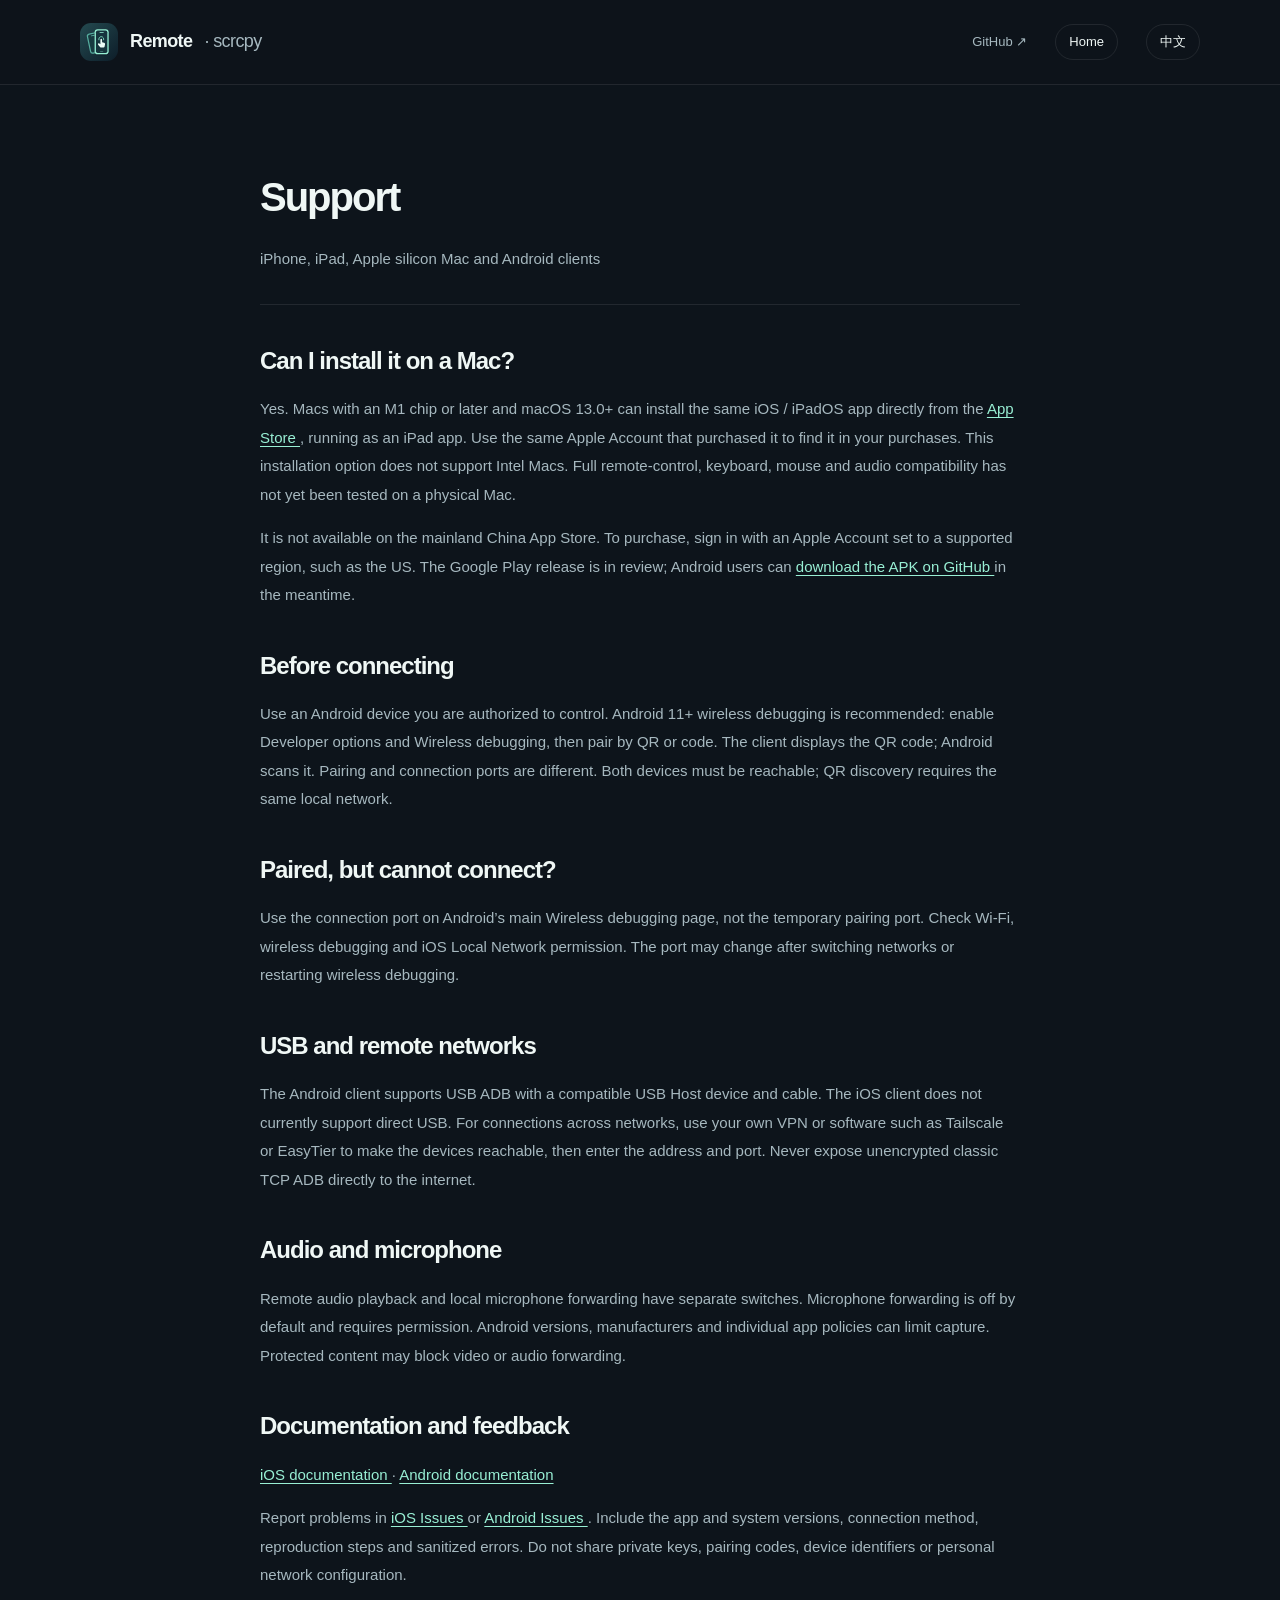
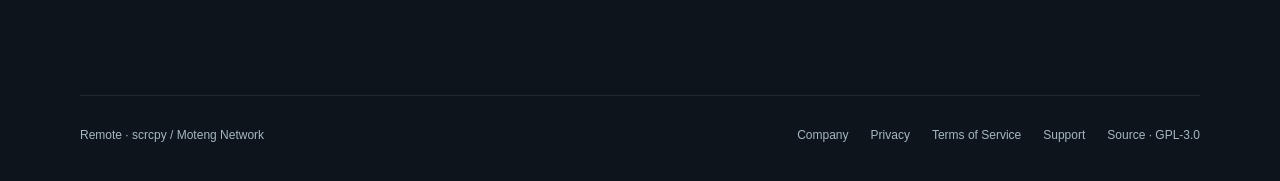
<file: site/support.html>
<!DOCTYPE html>
<html lang="en">
 <head>
  <meta charset="utf-8"/>
  <meta content="width=device-width, initial-scale=1" name="viewport"/>
  <meta content="#0d141b" name="theme-color"/>
  <title data-text-en="Support — Remote · scrcpy" data-text-zh="使用与支持 — Remote · scrcpy">
   Support — Remote · scrcpy
  </title>
  <meta content="Connection help, Mac installation and support for Remote · scrcpy" data-content-en="Connection help, Mac installation and support for Remote · scrcpy" data-content-zh="远控 · scrcpy 连接帮助、Mac 安装和问题反馈" name="description"/>
  <meta content="Support — Remote · scrcpy" data-content-en="Support — Remote · scrcpy" data-content-zh="使用与支持 — Remote · scrcpy" property="og:title"/>
  <meta content="Connection help, Mac installation and support for Remote · scrcpy" data-content-en="Connection help, Mac installation and support for Remote · scrcpy" data-content-zh="远控 · scrcpy 连接帮助、Mac 安装和问题反馈" property="og:description"/>
  <meta content="website" property="og:type"/>
  <link href="assets/logo.svg" rel="icon" type="image/svg+xml"/>
  <script src="assets/language.js">
  </script>
  <link href="assets/style.css" rel="stylesheet"/>
  <link href="https://scrcpy.oh-my-term.cn/support.html" rel="canonical"/>
 </head>
 <body>
  <a class="skip" href="#main">
   <span data-language="zh-CN">
    跳到正文
   </span>
   <span data-language="en">
    Skip to content
   </span>
  </a>
  <header class="header">
   <nav aria-label="Main navigation" class="wrap nav" data-label-en="Main navigation" data-label-zh="主导航">
    <a class="brand" href="./">
     <img alt="" height="38" src="assets/logo.svg" width="38"/>
     Remote
     <span style="color: var(--muted); font-weight: 400">
      · scrcpy
     </span>
    </a>
    <div class="navlinks">
     <a class="desktop" href="https://github.com/moteng-network/scrcpy-ios">
      GitHub ↗
     </a>
     <a class="language" href="./" id="home-link">
      <span data-language="zh-CN">
       首页
      </span>
      <span data-language="en">
       Home
      </span>
     </a>
     <button aria-label="Switch to Chinese" class="language language-toggle" data-label-en="Switch to Chinese" data-label-zh="切换为英文" data-toggle-language="" type="button">
      <span data-language="zh-CN" lang="zh-CN">
       EN
      </span>
      <span data-language="en" lang="en">
       中文
      </span>
     </button>
    </div>
   </nav>
  </header>
  <main class="wrap legal" id="main">
   <article data-language="zh-CN" lang="zh-CN">
    <h1>
     使用与支持
    </h1>
    <p class="language-note">
     iPhone、iPad、Apple 芯片 Mac 与 Android 客户端
    </p>
    <h2>
     可以在 Mac 上安装吗？
    </h2>
    <p>
     可以。M1 或更新 Apple 芯片的 Mac（macOS 13.0+）可从
     <a href="https://apps.apple.com/app/id6832577723">
      App Store
     </a>
     直接安装同一个 iOS / iPadOS 版，按 iPad App 方式运行。用已购买的同一 Apple 账号查看已购项目即可下载。Intel Mac 不支持这条安装方式。Mac 的完整远控、键鼠和声音兼容性尚未完成实机验收。
    </p>
    <p>
     中国大陆区 App Store 未上架，请使用其他已上架地区（如美国）的 Apple 账号登录 App Store 购买。Google Play 正式版正在审核，Android 版可先从
     <a href="https://github.com/moteng-network/scrcpy-apk/releases/latest">
      GitHub 下载 APK
     </a>
     。
    </p>
    <h2>
     连接前需要准备什么？
    </h2>
    <p>
     被控端必须是你有权操作的 Android。推荐 Android 11+
        的无线调试：先开启开发者选项和无线调试，再选择二维码或配对码方式。二维码由客户端显示，用
        Android
        扫描；连接端口与配对端口不同。两台设备需要互通，二维码发现需要同一局域网。
    </p>
    <h2>
     配对成功，但连接失败？
    </h2>
    <p>
     确认填写的是无线调试主页面的连接端口，而非临时配对端口。检查 Android
        是否仍连接 Wi-Fi、无线调试是否开启，以及 iOS 的本地网络权限。切换 Wi-Fi
        或重开无线调试后，连接端口可能改变。
    </p>
    <h2>
     支持 USB 或互联网连接吗？
    </h2>
    <p>
     Android 客户端支持兼容 USB Host 与线材的 USB ADB，首次需要授权；iOS
        暂不支持 USB 直连。跨网络可自行使用 Tailscale、EasyTier
        等组网软件，让设备之间互通，再填写地址与连接端口。不要把未加密的经典 TCP
        ADB 暴露到公网。
    </p>
    <h2>
     声音或麦克风没有生效？
    </h2>
    <p>
     播放远端声音和转发本机麦克风是独立开关。麦克风转发默认关闭，开启时需授权录音。远端
        Android 版本、厂商与具体 App
        的音频策略可能限制采集；受保护内容也可能不允许画面或声音转发。
    </p>
    <h2>
     文档与反馈
    </h2>
    <p>
     <a href="https://github.com/moteng-network/scrcpy-ios/blob/main/docs/usage.md">
      iOS 使用说明
     </a>
     ·
     <a href="https://github.com/moteng-network/scrcpy-apk">
      Android 文档与下载
     </a>
    </p>
    <p>
     通过
     <a href="https://github.com/moteng-network/scrcpy-ios/issues">
      iOS Issues
     </a>
     或
     <a href="https://github.com/moteng-network/scrcpy-apk/issues">
      Android Issues
     </a>
     提交问题。请附客户端版本、iOS / Android
        系统版本、连接方式、复现步骤与去除敏感信息的错误提示。不要上传私钥、配对码、设备标识或个人网络配置。
    </p>
   </article>
   <article data-language="en" lang="en">
    <h1>
     Support
    </h1>
    <p class="language-note">
     iPhone, iPad, Apple silicon Mac and Android clients
    </p>
    <h2>
     Can I install it on a Mac?
    </h2>
    <p>
     Yes. Macs with an M1 chip or later and macOS 13.0+ can install the same iOS / iPadOS app directly from the
     <a href="https://apps.apple.com/app/id6832577723">
      App Store
     </a>
     , running as an iPad app. Use the same Apple Account that purchased it to find it in your purchases. This installation option does not support Intel Macs. Full remote-control, keyboard, mouse and audio compatibility has not yet been tested on a physical Mac.
    </p>
    <p>
     It is not available on the mainland China App Store. To purchase, sign in with an Apple Account set to a supported region, such as the US. The Google Play release is in review; Android users can
     <a href="https://github.com/moteng-network/scrcpy-apk/releases/latest">
      download the APK on GitHub
     </a>
     in the meantime.
    </p>
    <h2>
     Before connecting
    </h2>
    <p>
     Use an Android device you are authorized to control. Android 11+
          wireless debugging is recommended: enable Developer options and
          Wireless debugging, then pair by QR or code. The client displays the
          QR code; Android scans it. Pairing and connection ports are different.
          Both devices must be reachable; QR discovery requires the same local
          network.
    </p>
    <h2>
     Paired, but cannot connect?
    </h2>
    <p>
     Use the connection port on Android’s main Wireless debugging page, not
          the temporary pairing port. Check Wi-Fi, wireless debugging and iOS
          Local Network permission. The port may change after switching networks
          or restarting wireless debugging.
    </p>
    <h2>
     USB and remote networks
    </h2>
    <p>
     The Android client supports USB ADB with a compatible USB Host device
          and cable. The iOS client does not currently support direct USB. For
          connections across networks, use your own VPN or software such as
          Tailscale or EasyTier to make the devices reachable, then enter the
          address and port. Never expose unencrypted classic TCP ADB directly to
          the internet.
    </p>
    <h2>
     Audio and microphone
    </h2>
    <p>
     Remote audio playback and local microphone forwarding have separate
          switches. Microphone forwarding is off by default and requires
          permission. Android versions, manufacturers and individual app
          policies can limit capture. Protected content may block video or audio
          forwarding.
    </p>
    <h2>
     Documentation and feedback
    </h2>
    <p>
     <a href="https://github.com/moteng-network/scrcpy-ios/blob/main/README.en.md">
      iOS documentation
     </a>
     ·
     <a href="https://github.com/moteng-network/scrcpy-apk/blob/main/README.en.md">
      Android documentation
     </a>
    </p>
    <p>
     Report problems in
     <a href="https://github.com/moteng-network/scrcpy-ios/issues">
      iOS Issues
     </a>
     or
     <a href="https://github.com/moteng-network/scrcpy-apk/issues">
      Android Issues
     </a>
     . Include the app and system versions, connection method,
          reproduction steps and sanitized errors. Do not share private keys,
          pairing codes, device identifiers or personal network configuration.
    </p>
   </article>
  </main>
  <footer class="wrap footer">
   <span>
    Remote · scrcpy /
    <a href="https://github.com/moteng-network">
     Moteng Network
    </a>
   </span>
   <div class="footer-links">
    <a href="https://oh-my-term.cn/"><span data-language="zh-CN" lang="zh-CN">公司官网</span><span data-language="en" lang="en">Company</span></a>
    <a href="privacy.html">
     <span data-language="zh-CN" lang="zh-CN">
      隐私政策
     </span>
     <span data-language="en" lang="en">
      Privacy
     </span>
    </a>
    <a href="tos.html">
     <span data-language="zh-CN" lang="zh-CN">
      服务条款
     </span>
     <span data-language="en" lang="en">
      Terms of Service
     </span>
    </a>
    <a href="support.html">
     <span data-language="zh-CN" lang="zh-CN">
      使用与支持
     </span>
     <span data-language="en" lang="en">
      Support
     </span>
    </a>
    <a href="https://github.com/moteng-network/scrcpy-ios">
     <span data-language="zh-CN" lang="zh-CN">
      源码 · GPL-3.0
     </span>
     <span data-language="en" lang="en">
      Source · GPL-3.0
     </span>
    </a>
   </div>
  </footer>
 </body>
</html>
</file>
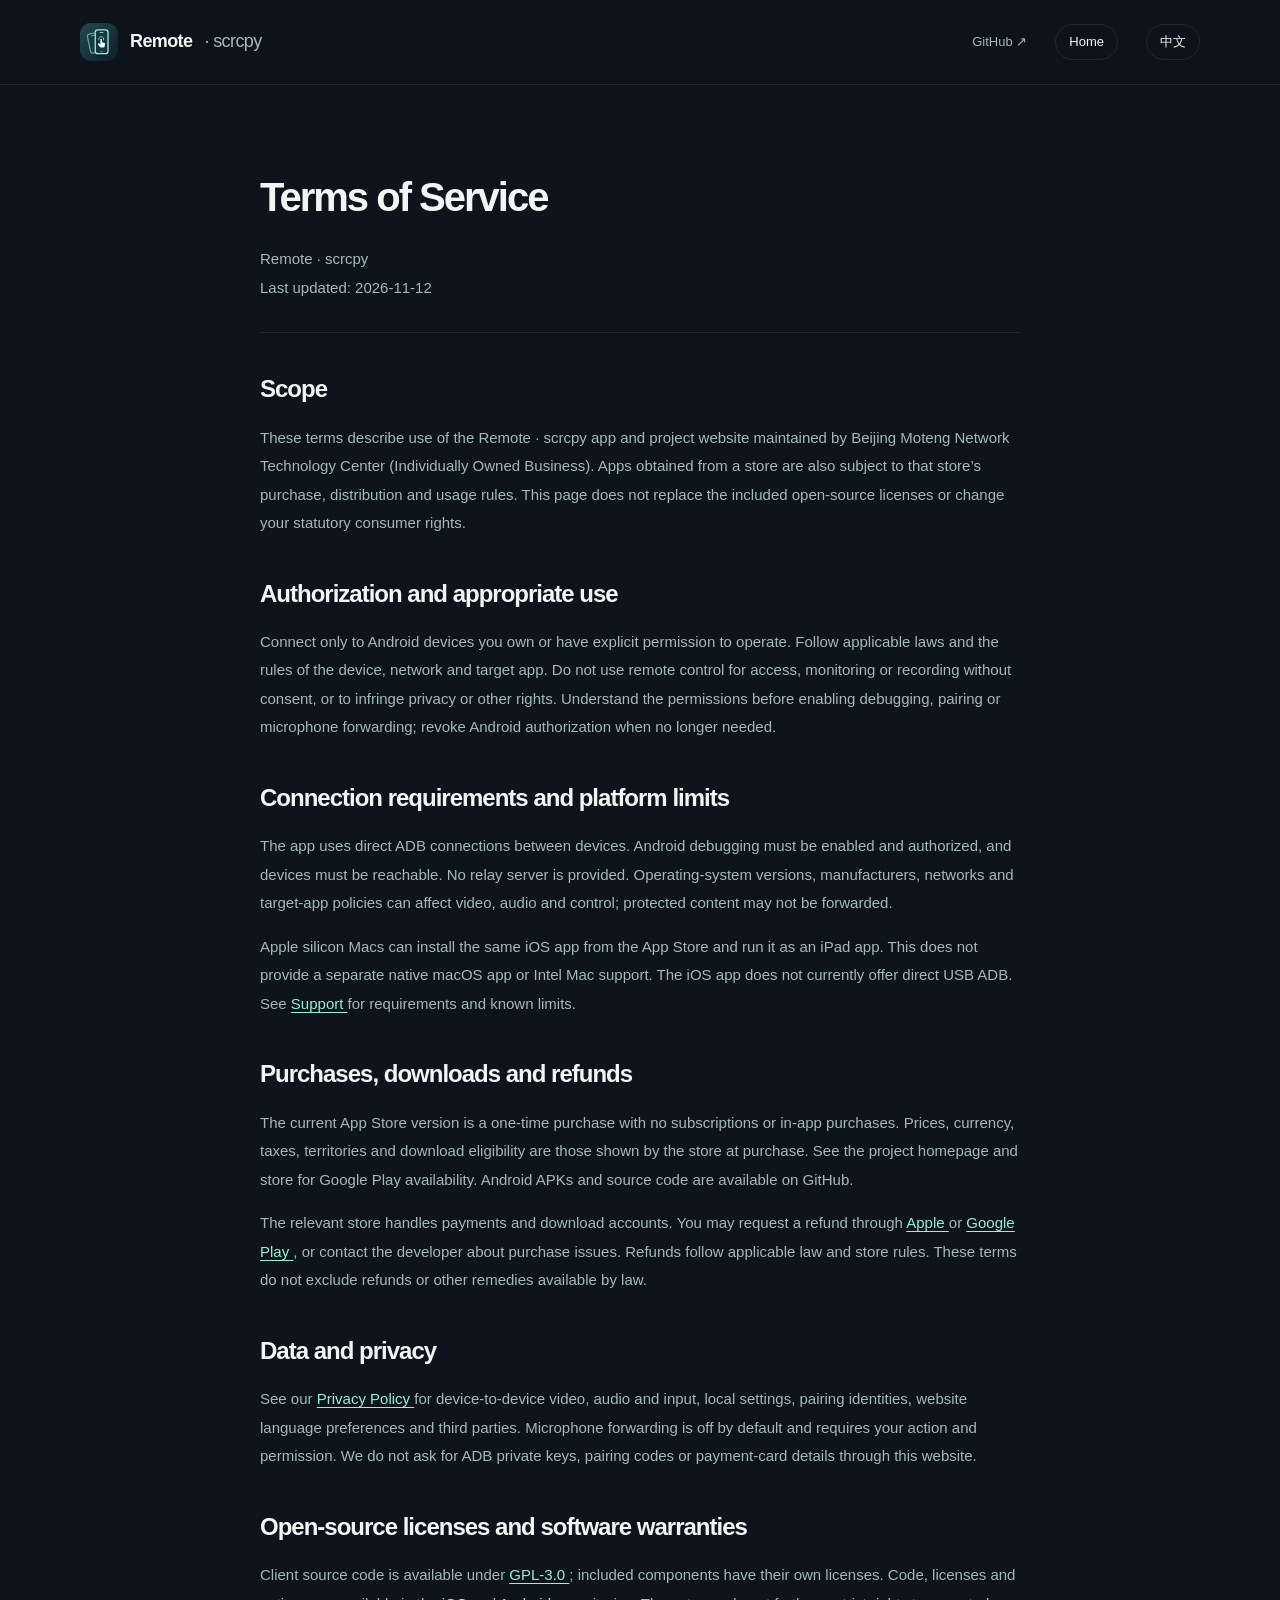
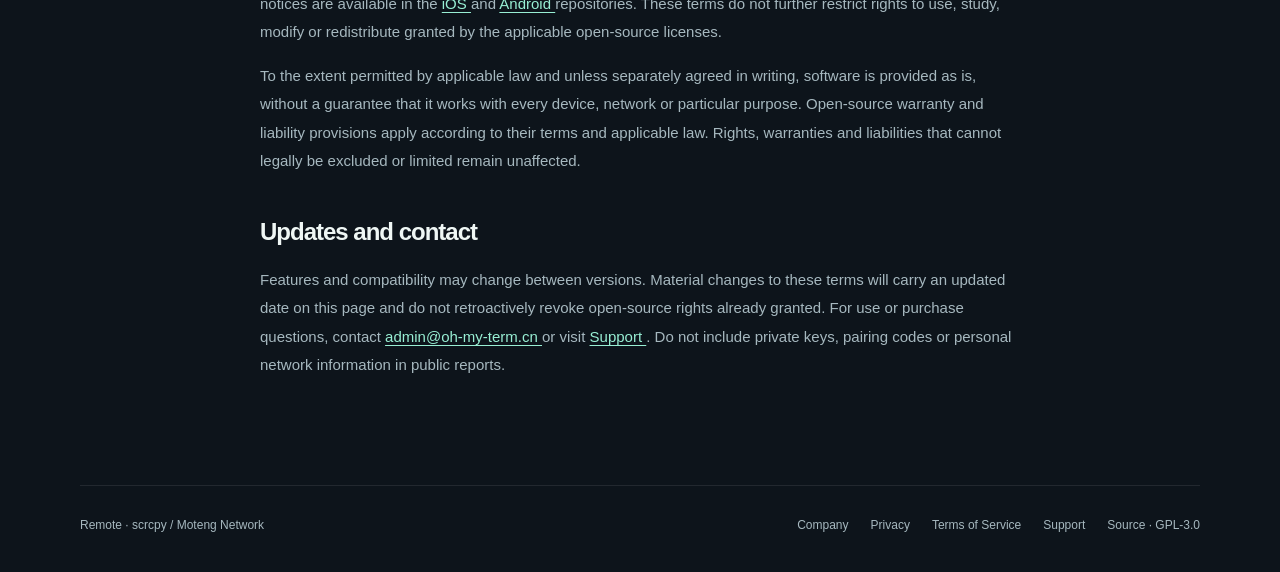
<file: site/tos.html>
<!DOCTYPE html>
<html lang="en">
 <head>
  <meta charset="utf-8"/>
  <meta content="width=device-width, initial-scale=1" name="viewport"/>
  <meta content="#0d141b" name="theme-color"/>
  <title data-text-en="Terms of Service — Remote · scrcpy" data-text-zh="服务条款 — Remote · scrcpy">
   Terms of Service — Remote · scrcpy
  </title>
  <meta content="Remote · scrcpy terms for device authorization, purchases, refunds, privacy and open-source licenses" data-content-en="Remote · scrcpy terms for device authorization, purchases, refunds, privacy and open-source licenses" data-content-zh="远控 · scrcpy 的设备授权、购买、退款、隐私和开源许可说明" name="description"/>
  <meta content="Terms of Service — Remote · scrcpy" data-content-en="Terms of Service — Remote · scrcpy" data-content-zh="服务条款 — Remote · scrcpy" property="og:title"/>
  <meta content="Remote · scrcpy terms for device authorization, purchases, refunds, privacy and open-source licenses" data-content-en="Remote · scrcpy terms for device authorization, purchases, refunds, privacy and open-source licenses" data-content-zh="远控 · scrcpy 的设备授权、购买、退款、隐私和开源许可说明" property="og:description"/>
  <meta content="website" property="og:type"/>
  <link href="assets/logo.svg" rel="icon" type="image/svg+xml"/>
  <script src="assets/language.js">
  </script>
  <link href="assets/style.css" rel="stylesheet"/>
  <link href="https://scrcpy.oh-my-term.cn/tos.html" rel="canonical"/>
 </head>
 <body>
  <a class="skip" href="#main">
   <span data-language="zh-CN">
    跳到正文
   </span>
   <span data-language="en">
    Skip to content
   </span>
  </a>
  <header class="header">
   <nav aria-label="Main navigation" class="wrap nav" data-label-en="Main navigation" data-label-zh="主导航">
    <a class="brand" href="./">
     <img alt="" height="38" src="assets/logo.svg" width="38"/>
     Remote
     <span style="color: var(--muted); font-weight: 400">
      · scrcpy
     </span>
    </a>
    <div class="navlinks">
     <a class="desktop" href="https://github.com/moteng-network/scrcpy-ios">
      GitHub ↗
     </a>
     <a class="language" href="./" id="home-link">
      <span data-language="zh-CN">
       首页
      </span>
      <span data-language="en">
       Home
      </span>
     </a>
     <button aria-label="Switch to Chinese" class="language language-toggle" data-label-en="Switch to Chinese" data-label-zh="切换为英文" data-toggle-language="" type="button">
      <span data-language="zh-CN" lang="zh-CN">
       EN
      </span>
      <span data-language="en" lang="en">
       中文
      </span>
     </button>
    </div>
   </nav>
  </header>
  <main class="wrap legal" id="main">
   <article data-language="zh-CN" lang="zh-CN">
    <h1>
     服务条款
    </h1>
    <p class="language-note">
     Remote · scrcpy（远控 · scrcpy）
     <br/>
     更新日期：2026-11-12
    </p>
    <h2>
     本条款适用什么
    </h2>
    <p>
     本条款说明由北京陌腾网络科技中心（个体工商户）维护的 Remote · scrcpy 应用和本项目网站的使用条件。通过应用商店获取 App 时，还适用该商店的购买、分发与使用规则。本页面不替代应用随附的开源许可证，也不改变你的法定消费者权利。
    </p>
    <h2>
     设备授权与合理使用
    </h2>
    <p>
     仅连接你拥有或已获明确授权操作的 Android 设备，并遵守适用法律及设备、网络和目标 App 的规则。不要利用远控功能进行未经同意的访问、监控、录音，或侵犯他人的隐私和其他权利。启用调试、配对或麦克风转发前，请确认你理解相应权限；不再使用时可在 Android 撤销授权。
    </p>
    <h2>
     连接条件与平台限制
    </h2>
    <p>
     本应用通过设备之间的 ADB 连接工作，需要被控 Android 开启相应调试功能、完成授权且网络可达。它不提供中转服务器。系统版本、设备厂商、网络和目标 App 的安全策略可能影响画面、声音或控制能力；受保护的内容可能无法转发。
    </p>
    <p>
     Apple 芯片 Mac 可通过 App Store 安装同一 iOS 版，按 iPad App 方式运行；这不等于独立的原生 macOS 版或 Intel Mac 支持。iOS 版目前不提供 USB ADB 直连。完整要求与已知限制见
     <a href="support.html">
      使用与支持
     </a>
     。
    </p>
    <h2>
     购买、下载与退款
    </h2>
    <p>
     当前 App Store 版本为一次购买，无订阅或 App 内购买。实际价格、币种、税费、可售地区和下载资格以购买时商店显示为准；Google Play 的公开发行状态以项目主页及商店为准。GitHub 提供 Android APK 和开源代码。
    </p>
    <p>
     商店负责处理相应的付款和下载账户。退款可通过
     <a href="https://support.apple.com/en-us/118223">
      Apple 退款渠道
     </a>
     或
     <a href="https://support.google.com/googleplay/answer/2479637">
      Google Play 退款渠道
     </a>
     申请；也可联系开发者处理购买问题。退款条件按适用法律和对应商店规则执行，本条款不排除依法享有的退款或其他救济。
    </p>
    <h2>
     数据与隐私
    </h2>
    <p>
     设备之间的画面、声音和输入传输、本地配置、配对身份、网站语言偏好及第三方服务的处理方式见
     <a href="privacy.html">
      隐私政策
     </a>
     。录音转发默认关闭，仅在你主动启用并授予权限后使用。我们不会通过本网站索取你的 ADB 私钥、配对码或付款卡信息。
    </p>
    <h2>
     开源许可与软件保障
    </h2>
    <p>
     客户端源码按
     <a href="https://github.com/moteng-network/scrcpy-ios/blob/main/LICENSE">
      GPL-3.0
     </a>
     提供，随附组件分别适用其许可证。代码、许可和第三方声明可在
     <a href="https://github.com/moteng-network/scrcpy-ios">
      iOS 仓库
     </a>
     及
     <a href="https://github.com/moteng-network/scrcpy-apk">
      Android 仓库
     </a>
     查看。本条款不额外限制开源许可证赋予你的使用、研究、修改或再分发权利。
    </p>
    <p>
     在适用法律允许且没有另外作出书面承诺的范围内，软件按现状提供，不保证适用于所有设备、网络或特定用途。开源许可证中的担保与责任条款按其自身约定及适用法律解释；依法不得排除或限制的权利、担保和责任不受影响。
    </p>
    <h2>
     更新与联系
    </h2>
    <p>
     功能和兼容性可能随版本更新。本条款的重要调整会在本页注明更新日期，不追溯撤销已获得的开源许可权利。使用或购买问题请联系
     <a href="mailto:admin@oh-my-term.cn">
      admin@oh-my-term.cn
     </a>
     ，或查看
     <a href="support.html">
      支持页面
     </a>
     。公开提交问题时不要附带私钥、配对码或个人网络信息。
    </p>
   </article>
   <article data-language="en" lang="en">
    <h1>
     Terms of Service
    </h1>
    <p class="language-note">
     Remote · scrcpy
     <br/>
     Last updated: 2026-11-12
    </p>
    <h2>
     Scope
    </h2>
    <p>
     These terms describe use of the Remote · scrcpy app and project website maintained by Beijing Moteng Network Technology Center (Individually Owned Business). Apps obtained from a store are also subject to that store’s purchase, distribution and usage rules. This page does not replace the included open-source licenses or change your statutory consumer rights.
    </p>
    <h2>
     Authorization and appropriate use
    </h2>
    <p>
     Connect only to Android devices you own or have explicit permission to operate. Follow applicable laws and the rules of the device, network and target app. Do not use remote control for access, monitoring or recording without consent, or to infringe privacy or other rights. Understand the permissions before enabling debugging, pairing or microphone forwarding; revoke Android authorization when no longer needed.
    </p>
    <h2>
     Connection requirements and platform limits
    </h2>
    <p>
     The app uses direct ADB connections between devices. Android debugging must be enabled and authorized, and devices must be reachable. No relay server is provided. Operating-system versions, manufacturers, networks and target-app policies can affect video, audio and control; protected content may not be forwarded.
    </p>
    <p>
     Apple silicon Macs can install the same iOS app from the App Store and run it as an iPad app. This does not provide a separate native macOS app or Intel Mac support. The iOS app does not currently offer direct USB ADB. See
     <a href="support.html">
      Support
     </a>
     for requirements and known limits.
    </p>
    <h2>
     Purchases, downloads and refunds
    </h2>
    <p>
     The current App Store version is a one-time purchase with no subscriptions or in-app purchases. Prices, currency, taxes, territories and download eligibility are those shown by the store at purchase. See the project homepage and store for Google Play availability. Android APKs and source code are available on GitHub.
    </p>
    <p>
     The relevant store handles payments and download accounts. You may request a refund through
     <a href="https://support.apple.com/en-us/118223">
      Apple
     </a>
     or
     <a href="https://support.google.com/googleplay/answer/2479637?hl=en">
      Google Play
     </a>
     , or contact the developer about purchase issues. Refunds follow applicable law and store rules. These terms do not exclude refunds or other remedies available by law.
    </p>
    <h2>
     Data and privacy
    </h2>
    <p>
     See our
     <a href="privacy.html">
      Privacy Policy
     </a>
     for device-to-device video, audio and input, local settings, pairing identities, website language preferences and third parties. Microphone forwarding is off by default and requires your action and permission. We do not ask for ADB private keys, pairing codes or payment-card details through this website.
    </p>
    <h2>
     Open-source licenses and software warranties
    </h2>
    <p>
     Client source code is available under
     <a href="https://github.com/moteng-network/scrcpy-ios/blob/main/LICENSE">
      GPL-3.0
     </a>
     ; included components have their own licenses. Code, licenses and notices are available in the
     <a href="https://github.com/moteng-network/scrcpy-ios">
      iOS
     </a>
     and
     <a href="https://github.com/moteng-network/scrcpy-apk">
      Android
     </a>
     repositories. These terms do not further restrict rights to use, study, modify or redistribute granted by the applicable open-source licenses.
    </p>
    <p>
     To the extent permitted by applicable law and unless separately agreed in writing, software is provided as is, without a guarantee that it works with every device, network or particular purpose. Open-source warranty and liability provisions apply according to their terms and applicable law. Rights, warranties and liabilities that cannot legally be excluded or limited remain unaffected.
    </p>
    <h2>
     Updates and contact
    </h2>
    <p>
     Features and compatibility may change between versions. Material changes to these terms will carry an updated date on this page and do not retroactively revoke open-source rights already granted. For use or purchase questions, contact
     <a href="mailto:admin@oh-my-term.cn">
      admin@oh-my-term.cn
     </a>
     or visit
     <a href="support.html">
      Support
     </a>
     . Do not include private keys, pairing codes or personal network information in public reports.
    </p>
   </article>
  </main>
  <footer class="wrap footer">
   <span>
    Remote · scrcpy /
    <a href="https://github.com/moteng-network">
     Moteng Network
    </a>
   </span>
   <div class="footer-links">
    <a href="https://oh-my-term.cn/"><span data-language="zh-CN" lang="zh-CN">公司官网</span><span data-language="en" lang="en">Company</span></a>
    <a href="privacy.html">
     <span data-language="zh-CN" lang="zh-CN">
      隐私政策
     </span>
     <span data-language="en" lang="en">
      Privacy
     </span>
    </a>
    <a href="tos.html">
     <span data-language="zh-CN" lang="zh-CN">
      服务条款
     </span>
     <span data-language="en" lang="en">
      Terms of Service
     </span>
    </a>
    <a href="support.html">
     <span data-language="zh-CN" lang="zh-CN">
      使用与支持
     </span>
     <span data-language="en" lang="en">
      Support
     </span>
    </a>
    <a href="https://github.com/moteng-network/scrcpy-ios">
     <span data-language="zh-CN" lang="zh-CN">
      源码 · GPL-3.0
     </span>
     <span data-language="en" lang="en">
      Source · GPL-3.0
     </span>
    </a>
   </div>
  </footer>
 </body>
</html>
</file>
<file: site/assets/style.css>
@charset "UTF-8";
:root {
  color-scheme: dark;
  --bg: #0d141b;
  --panel: #15212b;
  --line: #ffffff16;
  --text: #eff7f5;
  --muted: #a6b8bf;
  --mint: #98efd4;
  --max: 1120px;
}
* {
  box-sizing: border-box;
}
html {
  scroll-behavior: smooth;
  scroll-padding-top: 90px;
}
html[lang="en"] [data-language="zh-CN"],
html[lang="zh-CN"] [data-language="en"] {
  display: none;
}
.language-toggle {
  display: none;
  background: transparent;
  cursor: pointer;
}
.has-language-switch .language-toggle {
  display: inline-block;
}
.language-toggle:hover {
  border-color: var(--mint);
}
body {
  margin: 0;
  background: var(--bg);
  color: var(--text);
  font-family:
    -apple-system, BlinkMacSystemFont, "Segoe UI", "PingFang SC",
    "Microsoft YaHei", sans-serif;
  line-height: 1.65;
  -webkit-font-smoothing: antialiased;
}
a {
  color: inherit;
  text-decoration: none;
}
button {
  font: inherit;
}
a:focus-visible,
button:focus-visible,
summary:focus-visible {
  outline: 3px solid var(--mint);
  outline-offset: 5px;
}
a:hover {
  color: var(--mint);
}
.wrap {
  width: min(var(--max), calc(100% - 56px));
  margin: auto;
}
.skip {
  position: absolute;
  top: -70px;
  left: 20px;
  background: var(--mint);
  color: var(--bg);
  padding: 12px;
  z-index: 20;
}
.skip:focus {
  top: 12px;
}
.header {
  border-bottom: 1px solid var(--line);
  background: #0d141bf2;
}
.nav {
  min-height: 84px;
  display: flex;
  align-items: center;
  justify-content: space-between;
  gap: 24px;
}
.brand {
  display: flex;
  align-items: center;
  gap: 12px;
  font-size: 18px;
  font-weight: 650;
  letter-spacing: -0.6px;
  white-space: nowrap;
}
.brand img {
  width: 38px;
  height: 38px;
  border-radius: 11px;
}
.navlinks {
  display: flex;
  align-items: center;
  gap: 28px;
  font-size: 13px;
  color: var(--muted);
}
.language {
  border: 1px solid var(--line);
  border-radius: 30px;
  padding: 6px 13px;
  color: var(--text);
}
.hero {
  display: grid;
  grid-template-columns: 1.12fr 1fr;
  align-items: center;
  gap: 40px;
  padding: 94px 0 100px;
}
.eyebrow {
  font-size: 11px;
  letter-spacing: 2px;
  font-weight: 650;
  color: var(--mint);
  text-transform: uppercase;
  display: flex;
  align-items: center;
  gap: 10px;
}
.eyebrow:before {
  content: "";
  width: 7px;
  height: 7px;
  background: var(--mint);
  border-radius: 50%;
}
h1 {
  font-size: clamp(42px, 5.1vw, 64px);
  line-height: 1.18;
  font-weight: 650;
  letter-spacing: -2px;
  margin: 24px 0;
}
h1 em {
  color: var(--mint);
  font-style: normal;
}
.lead {
  max-width: 455px;
  color: var(--muted);
  font-size: 17px;
  line-height: 1.9;
}
.actions {
  display: flex;
  flex-wrap: wrap;
  align-items: center;
  gap: 12px;
  margin: 30px 0 14px;
}
.button {
  display: inline-flex;
  justify-content: center;
  align-items: center;
  gap: 9px;
  min-height: 48px;
  padding: 10px 21px;
  background: var(--mint);
  color: #09251e;
  border: 1px solid transparent;
  border-radius: 12px;
  font-size: 14px;
  font-weight: 650;
}
.button:hover {
  color: #09251e;
  background: #bcf9e6;
}
.button.secondary {
  background: transparent;
  color: var(--text);
  border-color: #ffffff30;
}
.button.secondary:hover {
  background: #ffffff0b;
  color: var(--mint);
}
.note {
  font-size: 12px;
  color: var(--muted);
}
.downloads {
  display: grid;
  grid-template-columns: repeat(2, minmax(0, 1fr));
  gap: 12px;
  margin: 30px 0 14px;
}
.download-card {
  min-width: 0;
  padding: 18px;
  border: 1px solid var(--line);
  border-radius: 16px;
  background: var(--panel);
}
.store-row {
  display: flex;
  align-items: center;
  gap: 8px;
  padding-bottom: 12px;
  border-bottom: 1px solid var(--line);
  font-size: 14px;
}
.store-row svg {
  width: 22px;
  height: 22px;
  flex-shrink: 0;
  color: var(--mint);
}
.store-row strong {
  white-space: nowrap;
}
.store-status {
  margin-left: auto;
  font-size: 11px;
  color: #f0c780;
  white-space: nowrap;
}
.download-detail {
  display: block;
  color: var(--muted);
  font-size: 12px;
  margin: 12px 0;
}
.download-card .button {
  width: 100%;
  padding: 9px 10px;
  font-size: 12px;
}
.app-store-download {
  display: flex;
  flex-direction: column;
  justify-content: center;
}
.app-store-download:hover {
  border-color: var(--mint);
}
.store-price {
  color: var(--mint);
  font-size: 12px;
}
.art {
  position: relative;
  min-height: 480px;
  display: flex;
  justify-content: center;
  align-items: center;
  isolation: isolate;
}
.art:before {
  content: "";
  position: absolute;
  inset: 20px -15px;
  background: radial-gradient(ellipse, #66d9b91c, transparent 65%);
  z-index: -1;
}
.art:after {
  content: "";
  position: absolute;
  width: min(360px, 100%);
  aspect-ratio: 1;
  border: 1px solid #9defd413;
  border-radius: 50%;
  z-index: -1;
}
.phone {
  width: 236px;
  height: 440px;
  border: 5px solid #39515b;
  background: #0e1922;
  border-radius: 33px;
  box-shadow: 0 32px 70px #0007;
  position: relative;
  overflow: hidden;
}
.phone .camera {
  height: 6px;
  width: 39px;
  border-radius: 8px;
  background: #4b626c;
  margin: 10px auto 14px;
}
.screen {
  margin: 0 9px;
  border-radius: 18px;
  background: linear-gradient(160deg, #acd8bc, #5d9c95 55%, #2c5769);
  height: 305px;
  padding: 25px 16px;
  color: #153833;
  overflow: hidden;
  position: relative;
}
.screen:after {
  content: "";
  width: 210px;
  height: 210px;
  border: 38px solid #e3f3cb47;
  border-radius: 50%;
  position: absolute;
  right: -116px;
  bottom: -66px;
}
.clock {
  font-size: 43px;
  letter-spacing: -2px;
  line-height: 1.1;
  font-weight: 350;
}
.day {
  font-size: 10px;
  letter-spacing: 0.5px;
  margin-bottom: 23px;
}
.weather {
  background: #f4fff470;
  border: 1px solid #ffffff50;
  padding: 11px;
  border-radius: 14px;
  display: flex;
  justify-content: space-between;
  align-items: center;
  font-size: 11px;
}
.weather b {
  font-size: 26px;
  font-weight: 450;
}
.apps {
  display: flex;
  gap: 13px;
  position: absolute;
  bottom: 20px;
  z-index: 1;
}
.app-dot {
  width: 31px;
  height: 31px;
  display: grid;
  place-items: center;
  background: #e7f8ea;
  border-radius: 10px;
  color: #235b51;
}
.app-dot:nth-child(2) {
  background: #cedcee;
}
.app-dot:nth-child(3) {
  background: #f2dac4;
}
.remote-controls {
  display: flex;
  align-items: center;
  justify-content: center;
  gap: 24px;
  margin-top: 17px;
  color: var(--mint);
}
.remote-controls svg {
  width: 18px;
  height: 18px;
}
.remote-controls .connected {
  width: 5px;
  height: 5px;
  border-radius: 50%;
  background: var(--mint);
  margin-right: 5px;
}
.badge {
  position: absolute;
  z-index: 2;
  padding: 12px 15px;
  border: 1px solid #ffffff22;
  background: #1a2a33f5;
  border-radius: 14px;
  box-shadow: 0 8px 32px #0003;
  font-size: 12px;
  color: var(--muted);
  display: flex;
  align-items: center;
  gap: 10px;
}
.badge svg {
  color: var(--mint);
  width: 20px;
  height: 20px;
}
.badge b {
  display: block;
  color: var(--text);
  font-size: 13px;
  font-weight: 550;
}
.badge.pair {
  top: 65px;
  left: -6px;
}
.badge.audio {
  bottom: 80px;
  right: -5px;
}
.art-caption {
  position: absolute;
  bottom: -10px;
  font-size: 10px;
  letter-spacing: 0.5px;
  color: #869ba3;
}
.platforms {
  display: flex;
  justify-content: space-between;
  gap: 25px;
  border-top: 1px solid var(--line);
  border-bottom: 1px solid var(--line);
  padding: 24px 0;
  font-size: 13px;
  color: var(--muted);
}
.platforms strong {
  color: var(--text);
  font-weight: 550;
}
.platforms span {
  display: flex;
  align-items: center;
  gap: 9px;
}
.platforms svg {
  width: 17px;
  height: 17px;
  color: var(--mint);
}
section {
  padding: 92px 0;
}
.section-label {
  font-size: 11px;
  color: var(--mint);
  letter-spacing: 2px;
  text-transform: uppercase;
  margin-bottom: 14px;
}
h2 {
  font-size: clamp(28px, 3.5vw, 40px);
  line-height: 1.35;
  letter-spacing: -1px;
  font-weight: 600;
  margin: 0 0 18px;
}
.section-lead {
  color: var(--muted);
  max-width: 620px;
  margin: 0 0 32px;
}
.grid {
  display: grid;
  grid-template-columns: repeat(2, 1fr);
  gap: 16px;
}
.card {
  background: var(--panel);
  border: 1px solid var(--line);
  border-radius: 20px;
  padding: 30px;
}
.card svg {
  width: 26px;
  height: 26px;
  color: var(--mint);
  margin-bottom: 20px;
}
.card h3 {
  font-weight: 550;
  font-size: 19px;
  margin: 0 0 9px;
}
.card p {
  font-size: 14px;
  color: var(--muted);
  margin: 0;
  line-height: 1.85;
}
.steps-section {
  border-top: 1px solid var(--line);
}
.steps {
  display: grid;
  grid-template-columns: repeat(3, 1fr);
  gap: 40px;
  margin-top: 45px;
}
.step-number {
  font-size: 13px;
  color: var(--mint);
  border-bottom: 1px solid #98efd43b;
  padding-bottom: 15px;
  margin-bottom: 20px;
}
.step h3 {
  font-size: 18px;
  font-weight: 550;
}
.step p {
  font-size: 14px;
  color: var(--muted);
  line-height: 1.9;
}
.aside-note {
  border-left: 2px solid #98efd477;
  padding: 0 0 0 16px;
  color: var(--muted);
  font-size: 13px;
  margin-top: 35px;
}
.get {
  background: linear-gradient(120deg, #1b3938, #16252f);
  border: 1px solid #98efd422;
  border-radius: 24px;
  padding: 44px;
  display: flex;
  align-items: center;
  justify-content: space-between;
  gap: 30px;
}
.get h2 {
  font-size: 30px;
}
.get p {
  color: var(--muted);
  font-size: 14px;
  margin-bottom: 0;
}
.get .actions {
  margin: 0;
  flex-shrink: 0;
}
.get .downloads {
  flex: 0 0 48%;
  margin: 0;
}
.get .download-detail {
  margin: 12px 0;
  font-size: 12px;
}
.footer {
  border-top: 1px solid var(--line);
  padding: 30px 0 36px;
  display: flex;
  justify-content: space-between;
  gap: 20px;
  font-size: 12px;
  color: var(--muted);
}
.footer-links {
  display: flex;
  gap: 22px;
}
.legal {
  max-width: 760px;
  padding: 65px 0 90px;
}
.legal h1 {
  font-size: 40px;
}
.legal h2 {
  font-size: 24px;
  margin-top: 40px;
}
.legal h3 {
  font-size: 18px;
  font-weight: 550;
}
.legal p,
.legal li {
  color: var(--muted);
  line-height: 1.9;
  font-size: 15px;
}
.legal a {
  color: var(--mint);
  text-decoration: underline;
  text-underline-offset: 3px;
}
.legal .language-note {
  border-bottom: 1px solid var(--line);
  padding-bottom: 30px;
}
.legal hr {
  border: 0;
  border-top: 1px solid var(--line);
  margin: 55px 0;
}
.legal code {
  color: var(--text);
  font-size: 13px;
  background: var(--panel);
  padding: 2px 5px;
  border-radius: 4px;
}
@media (min-width: 1200px) {
  .badge.pair {
    left: 0;
  }
  .badge.audio {
    right: 0;
  }
}
@media (max-width: 900px) {
  .hero {
    gap: 10px;
  }
  .badge.pair {
    left: -20px;
  }
  .badge.audio {
    right: -5px;
  }
  .get {
    align-items: flex-start;
    flex-direction: column;
  }
  .downloads {
    grid-template-columns: 1fr;
  }
  .get .downloads {
    width: 100%;
    flex: auto;
  }
  .steps {
    gap: 24px;
  }
  .platforms {
    font-size: 12px;
  }
  .navlinks {
    gap: 18px;
  }
}
@media (max-width: 680px) {
  .wrap {
    width: calc(100% - 36px);
  }
  .nav {
    min-height: 72px;
    gap: 16px;
  }
  .navlinks {
    gap: 13px;
  }
  .navlinks .desktop {
    display: none;
  }
  .brand {
    font-size: 16px;
    gap: 9px;
  }
  .brand img {
    width: 32px;
    height: 32px;
  }
  .hero {
    grid-template-columns: 1fr;
    padding: 52px 0 35px;
  }
  .hero h1 {
    font-size: 46px;
    letter-spacing: -1.5px;
    max-width: 500px;
  }
  .lead {
    font-size: 15px;
  }
  .art {
    min-height: 470px;
    margin: 8px auto 20px;
    width: min(100%, 400px);
  }
  .badge.pair {
    left: 0;
  }
  .badge.audio {
    right: 0;
  }
  .platforms {
    flex-direction: column;
    gap: 12px;
    padding: 23px 0;
  }
  .grid {
    grid-template-columns: 1fr;
  }
  .card {
    padding: 25px;
  }
  .steps {
    grid-template-columns: 1fr;
    gap: 15px;
  }
  .step-number {
    margin-bottom: 10px;
    padding-bottom: 9px;
  }
  .step h3 {
    margin: 12px 0 8px;
  }
  .step p {
    margin: 0;
  }
  section {
    padding: 60px 0;
  }
  .get {
    padding: 28px;
  }
  .get h2 {
    font-size: 26px;
  }
  .get .actions {
    gap: 10px;
  }
  .get .button {
    font-size: 13px;
    padding: 10px 16px;
  }
  .footer {
    flex-direction: column;
  }
  .footer-links {
    flex-wrap: wrap;
    gap: 20px;
  }
  .legal {
    padding-top: 35px;
  }
  .legal h1 {
    font-size: 32px;
  }
}
@media (prefers-reduced-motion: reduce) {
  html {
    scroll-behavior: auto;
  }
}
</file>
